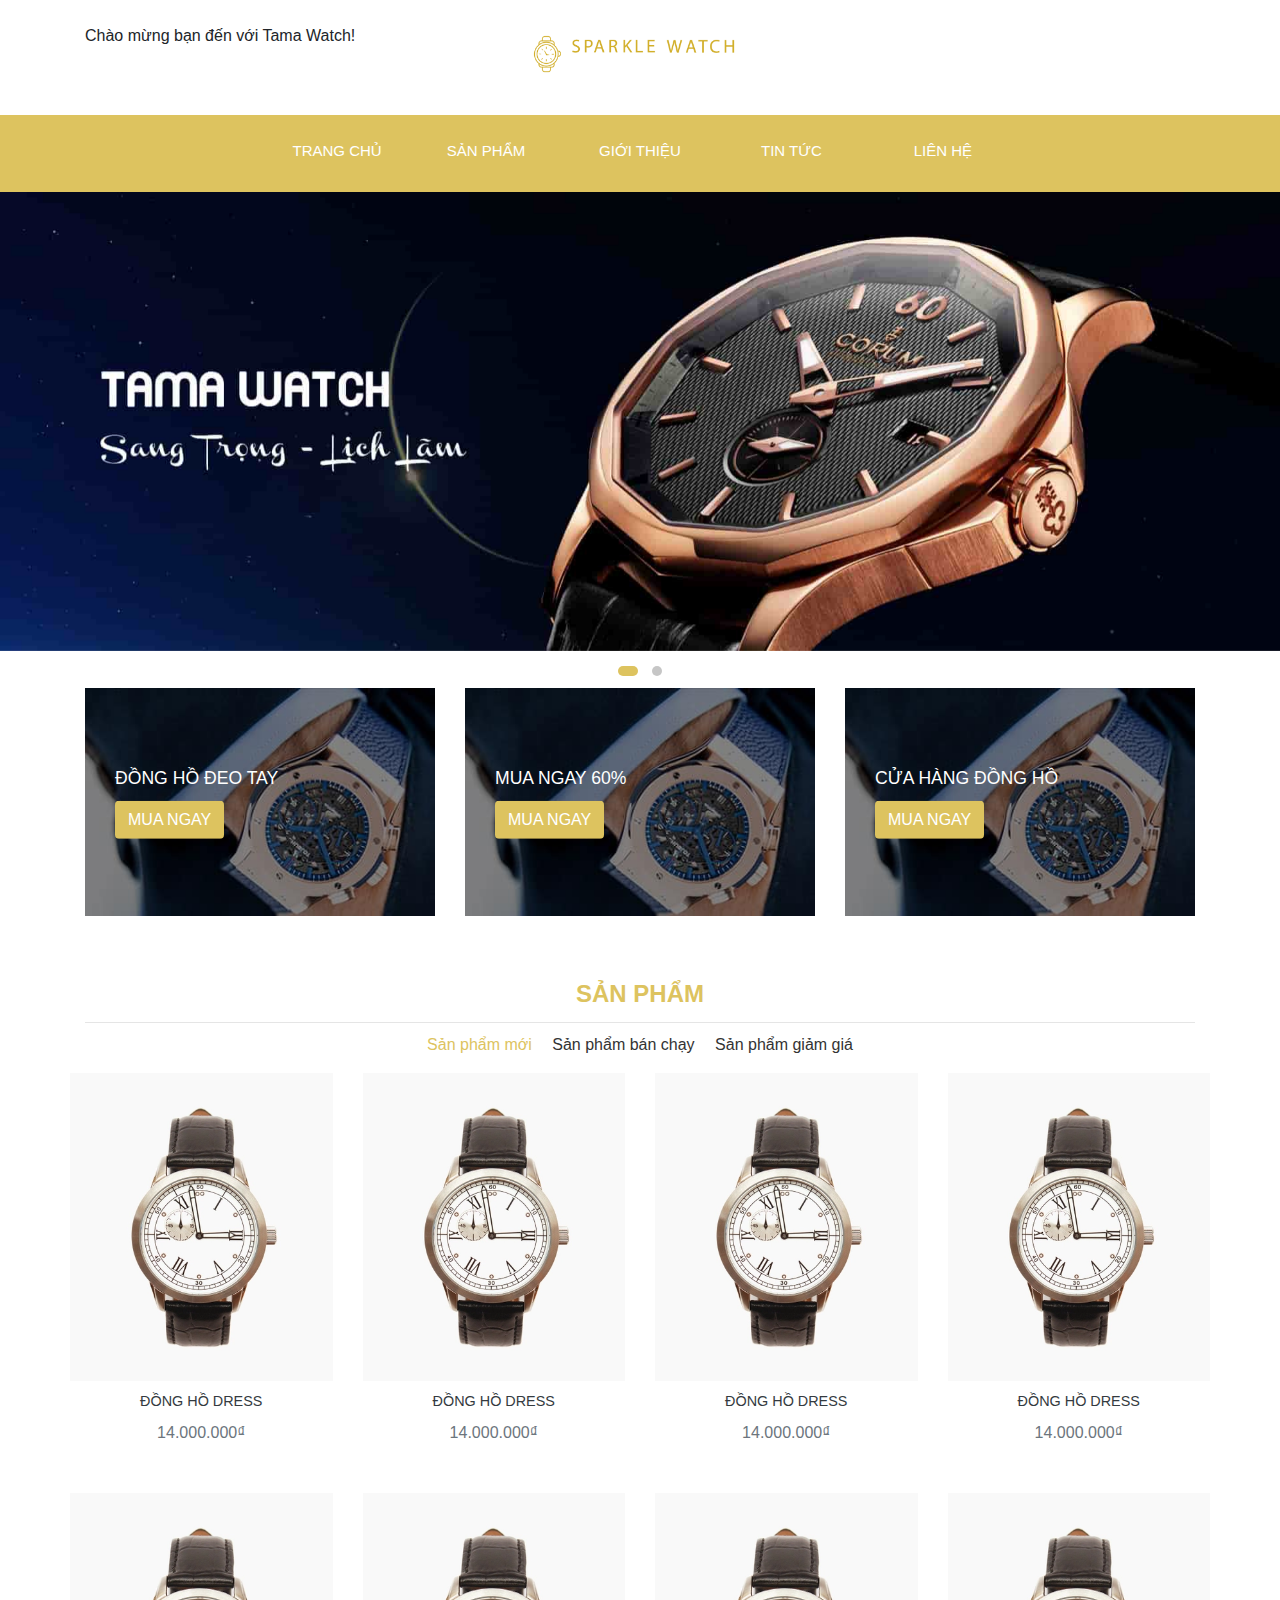
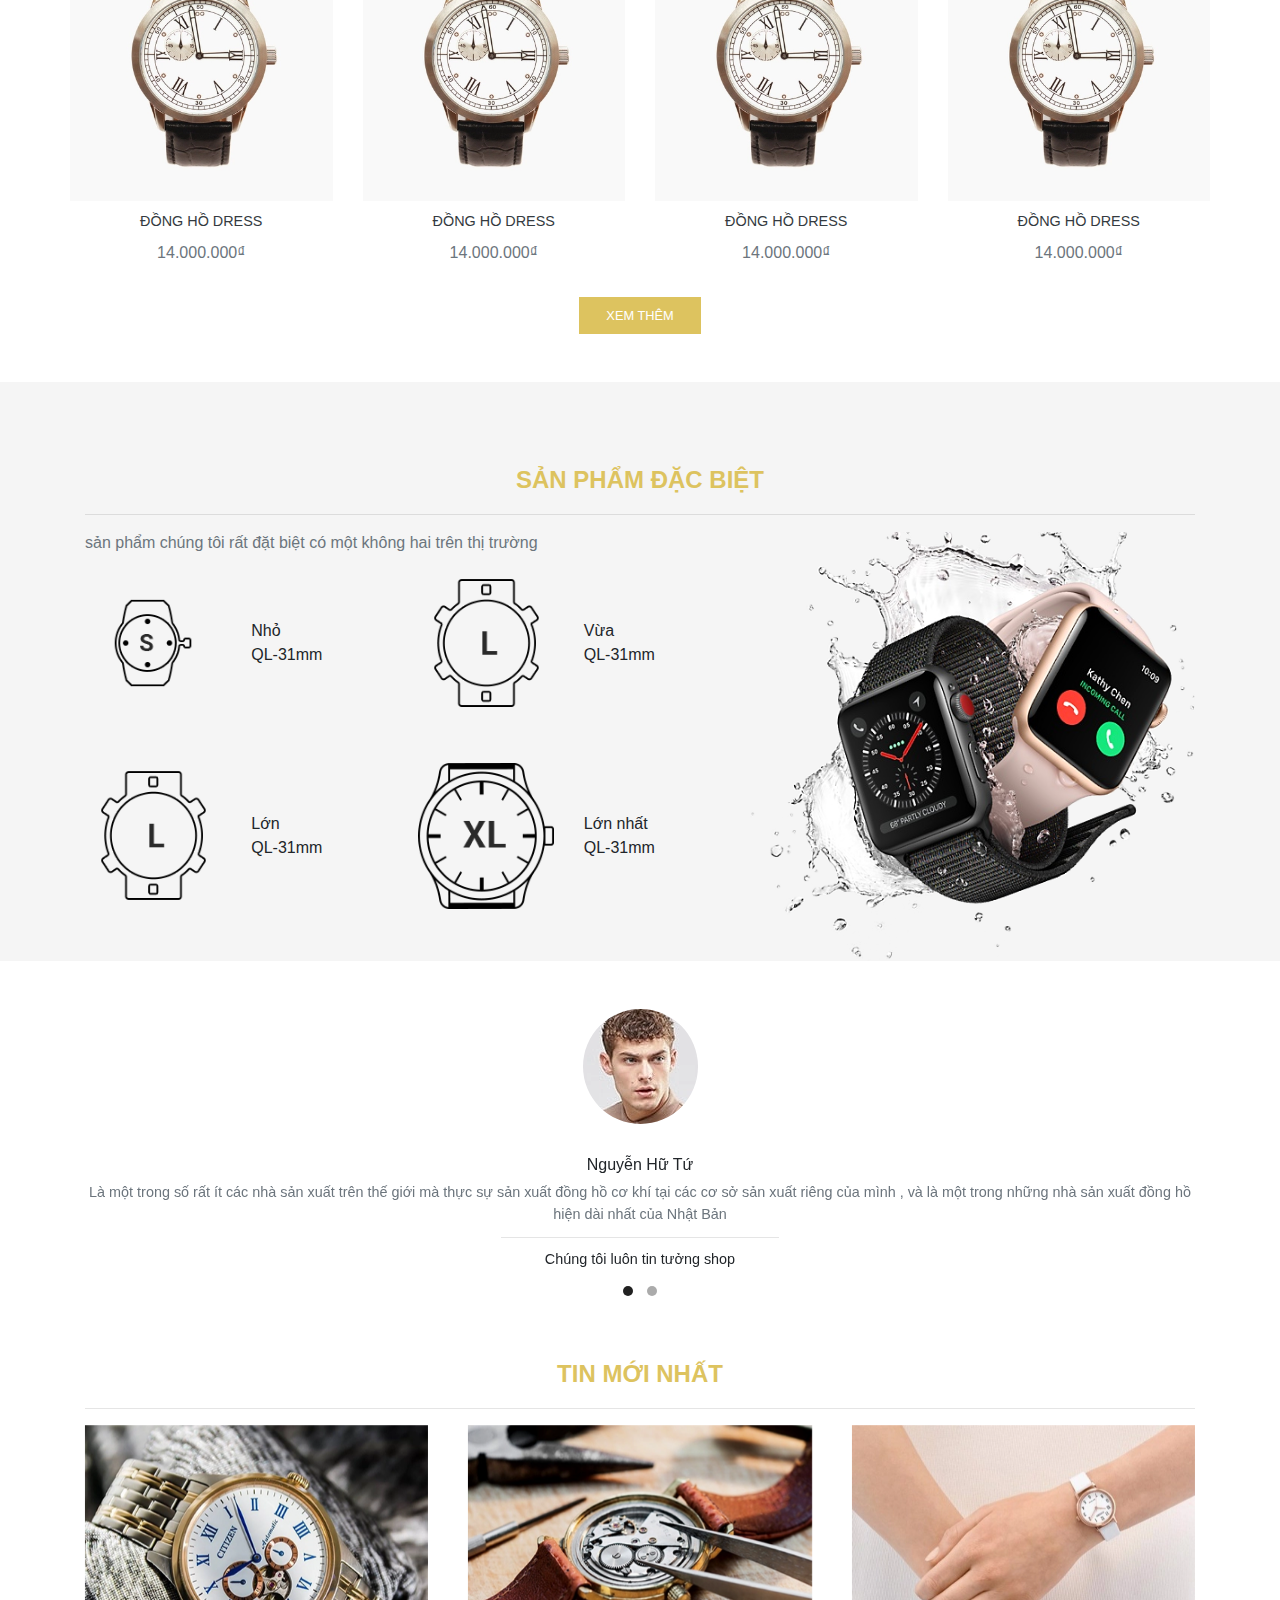
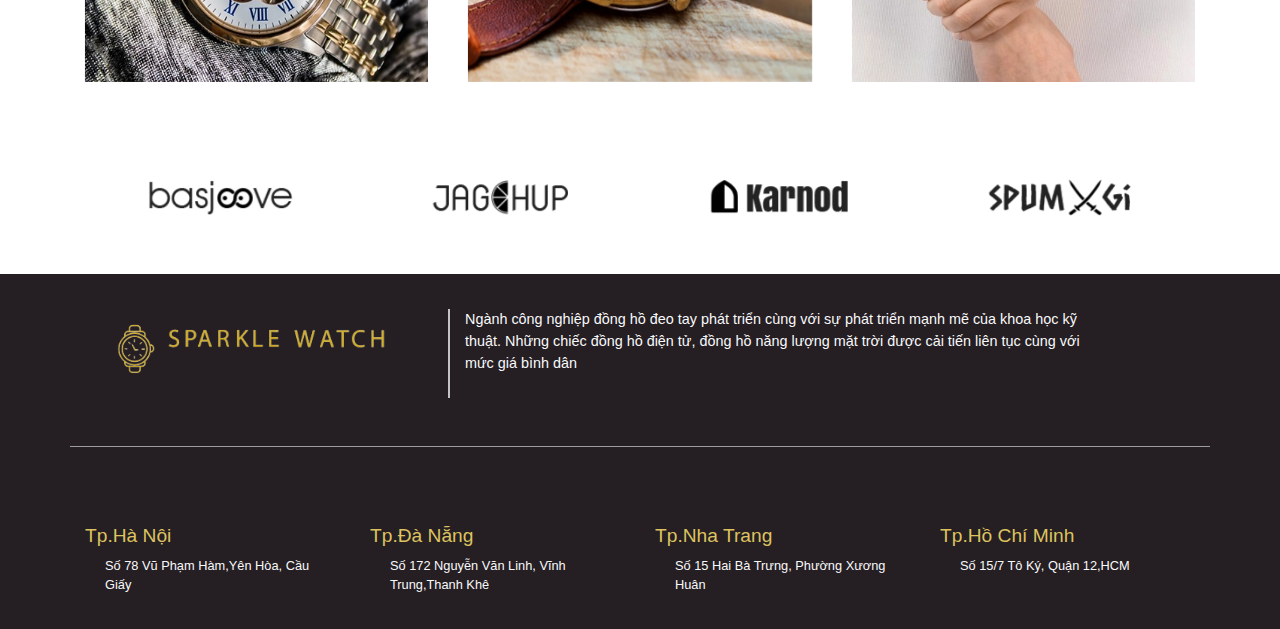
<file: layout-v2/layout/index.html>
<!DOCTYPE html>
<html lang="en">

<head>
    <meta charset="UTF-8">
    <meta name="viewport" content="width=device-width, initial-scale=1.0">

    <!-- reset -->
    <link rel="stylesheet" href="css/reset.css">

    <!-- Bootstrap -->
    <link rel="stylesheet" href="bootstrap_4/css/bootstrap.min.css"
        integrity="sha384-xOolHFLEh07PJGoPkLv1IbcEPTNtaed2xpHsD9ESMhqIYd0nLMwNLD69Npy4HI+N" crossorigin="anonymous">
    <!-- font-awesome -->
    <link rel="stylesheet" href="https://cdnjs.cloudflare.com/ajax/libs/font-awesome/6.4.2/css/all.min.css"
        integrity="sha512-z3gLpd7yknf1YoNbCzqRKc4qyor8gaKU1qmn+CShxbuBusANI9QpRohGBreCFkKxLhei6S9CQXFEbbKuqLg0DA=="
        crossorigin="anonymous" referrerpolicy="no-referrer" />

    <!-- Owl -->
    <link rel="stylesheet" href="https://cdnjs.cloudflare.com/ajax/libs/OwlCarousel2/2.3.4/assets/owl.carousel.min.css"
        integrity="sha512-tS3S5qG0BlhnQROyJXvNjeEM4UpMXHrQfTGmbQ1gKmelCxlSEBUaxhRBj/EFTzpbP4RVSrpEikbmdJobCvhE3g=="
        crossorigin="anonymous" referrerpolicy="no-referrer" />
    <link rel="stylesheet"
        href="https://cdnjs.cloudflare.com/ajax/libs/OwlCarousel2/2.3.4/assets/owl.theme.default.min.css"
        integrity="sha512-sMXtMNL1zRzolHYKEujM2AqCLUR9F2C4/05cdbxjjLSRvMQIciEPCQZo++nk7go3BtSuK9kfa/s+a4f4i5pLkw=="
        crossorigin="anonymous" referrerpolicy="no-referrer" />
    <!-- custom -->
    <link rel="stylesheet" href="css/custom.css">
</head>



<body>

    <div class="container">
        <div class="row">
            <!-- Welcome  -->
            <div class="col-md-4 text-left py-4">
                Chào mừng bạn đến với Tama Watch!
            </div>
            <!-- Logo -->
            <div class="col-md-4 py-4 text-center logo">
                <img class="w-75" src="img/logo 1.png" alt="">
            </div>
            <!-- info user -->
            <div class="col-md-4">
                <div class="row h-100 justify-content-end">
                    <div class=" info-user">
                        <ul class="list-unstyled list-inline text-right h-100 cart-info ">
                            <li class="h-100 form-search">
                                <div class=" text-right search ">
                                    <form action="" class="h-100">
                                        <input type="text" class="w-100 shadow-sm rounded-pill border border-secondary"
                                            name="search" id="" placeholder="Search...">
                                    </form>
                                </div>
                                <a href="" class="alight-center h-100">
                                    <i class="fa-solid fa-magnifying-glass fa-lg"></i>
                                </a>
                            </li>
                            <li class="h-100">
                                <a href="" class="alight-center h-100">
                                    <i class="fa-solid fa-cart-shopping fa-lg"></i>
                                </a>
                            </li>
                            <li class="h-100 info">
                                <a href="login.html" class="alight-center h-100">
                                    <i class="fa-solid fa-user"></i>
                                </a>
                                <!-- <div class="user border py-2 shadow-sm ">
                                    <div class="login pl-4 ">
                                        <a href="login.html" class="text-dark"> <i class="fa-solid fa-user pr-2"></i>Đăng Nhập</a>
                                    </div>
                                    <hr>
                                    <div class="dangky pl-4 ">
                                        <a href="" class="text-dark"><i class="fa-solid fa-user-plus pr-2"></i>Đăng
                                            Ký</a>
                                    </div> -->
                                </div>
                            </li>
                        </ul>
                    </div>
                </div>


            </div>
        </div>
    </div>
    <div class="nav">
        <div class="container">
            <div class="row justify-content-center">
                <div class="box-menuHeader w-100">
                    <ul class="menuHeader list-unstyled list-inline text-center my-0">
                        <li class="py-4"><a href="index.html">Trang chủ </a></li>
                        <li class="py-4 mainMenu">
                            <a href="" class="d-inline-block">Sản phẩm<i
                                    class="fa-solid fa-chevron-down fa-2xs"></i></a>
                            <ul class="subMenu position-absolute border text-left shadow rounded">
                                <li><a href="" class="decoration-none ">Đồng hồ nam</a></li>
                                <li><a href="" class="decoration-none ">Đồng hồ nữ</a></li>
                                <li><a href="" class="decoration-none ">Sản phẩm giảm giá</a></li>
                                <li><a href="" class="decoration-none ">Sản phẩm nổi bật</a></li>
                            </ul>
                        </li>
                        <li class="py-4"><a href="">Giới thiệu</a></li>
                        <li class="py-4"><a href="">Tin tức</a></li>
                        <li class="py-4"><a href="">Liên hệ</a></li>
                    </ul>
                </div>

            </div>
        </div>
    </div>
    <div class="box">
        <div class="owl-carousel owl-theme" style="margin: 0;">
            <div class="item">
                <img src="img/slider_1.webp" alt="">
            </div>
            <div class="item">
                <img src="img/slider_1.webp" alt="">
            </div>
    
        </div>
    </div>

    <div class="container  " style="margin-bottom: 60px;">
        <div class="row">
            <div class="banner col-4">
                <div class="img">
                    <img class="w-100" src="img/banner_1.webp" alt="">
                </div>
                <div class="content">
                    <div class="name">Đồng hồ đeo tay</div>
                    <a href="" class="btn">Mua ngay</a>
                </div>
            </div>
            <div class="banner col-4">
                <div class="img">
                    <img class="w-100" src="img/banner_1.webp" alt="">
                </div>
                <div class="content">
                    <div class="name">Mua ngay 60%</div>
                    <a href="" class="btn">Mua ngay</a>
                </div>
            </div>
            <div class="banner col-4">
                <div class="img">
                    <img class="w-100" src="img/banner_1.webp" alt="">
                </div>
                <div class="content">
                    <div class="name">cửa hàng đồng hồ</div>
                    <a href="" class="btn">Mua ngay</a>
                </div>
            </div>
        </div>
    </div>
    <div class="container">
        <div class="row list-product">
            <div class="col-md-12 box-title">
                <div class="title d-block text-center">
                    <a href="">Sản phẩm</a>
                </div>
                <hr>
                <div class="style-product text-center">
                    <div class="text-decoration-none mx-2">Sản phẩm mới</div>
                    <div class="text-decoration-none mx-2">Sản phẩm bán chạy</div>
                    <div class="text-decoration-none mx-2">Sản phẩm giảm giá</div>
                </div>
            </div>
            <div class="row product new-product">
                <div class="col-md-3 my-3 ">
                    <div class="box-product">
                        <div class="product-thumbnail">
                            <a href=""><img class="w-100" src="img/product/pro-1.webp" alt=""></a>
                        </div>
                        <div class="info-product">
                            <div class="product-name d-block text-center py-2">
                                <a href="" class=""> Đồng hồ dress</a>
                            </div>
                            <div class="product-price d-block">
                                <div class="special-price text-center text-secondary pb-3">
                                    14.000.000₫
                                </div>
                            </div>
                            <div class="view-cart text-center">
                                <a href="" class="d-inline-block">
                                    <div class="view border rounded-circle">
                                        <i class="fa-solid fa-eye"></i>
                                    </div>
                                </a>
                                <a href="" class="d-inline-block">
                                    <div class="cart border rounded-circle">
                                        <i class="fa-solid fa-cart-shopping"></i>
                                    </div>
                                </a>
                            </div>
                        </div>
                    </div>
                </div>
                <div class="col-md-3 my-3">
                    <div class="box-product">
                        <div class="product-thumbnail">
                            <a href=""><img class="w-100" src="img/product/pro-1.webp" alt=""></a>
                        </div>
                        <div class="info-product">
                            <div class="product-name d-block text-center py-2">
                                <a href="" class=""> Đồng hồ dress</a>
                            </div>
                            <div class="product-price d-block">
                                <div class="special-price text-center text-secondary pb-3">
                                    14.000.000₫
                                </div>
                            </div>
                            <div class="view-cart text-center">
                                <a href="" class="d-inline-block">
                                    <div class="view border rounded-circle">
                                        <i class="fa-solid fa-eye"></i>
                                    </div>
                                </a>
                                <a href="" class="d-inline-block">
                                    <div class="cart border rounded-circle">
                                        <i class="fa-solid fa-cart-shopping"></i>
                                    </div>
                                </a>
                            </div>
                        </div>
                    </div>
                </div>
                <div class="col-md-3 my-3">
                    <div class="box-product">
                        <div class="product-thumbnail">
                            <a href=""><img class="w-100" src="img/product/pro-1.webp" alt=""></a>
                        </div>
                        <div class="info-product">
                            <div class="product-name d-block text-center py-2">
                                <a href="" class=""> Đồng hồ dress</a>
                            </div>
                            <div class="product-price d-block">
                                <div class="special-price text-center text-secondary pb-3">
                                    14.000.000₫
                                </div>
                            </div>
                            <div class="view-cart text-center">
                                <a href="" class="d-inline-block">
                                    <div class="view border rounded-circle">
                                        <i class="fa-solid fa-eye"></i>
                                    </div>
                                </a>
                                <a href="" class="d-inline-block">
                                    <div class="cart border rounded-circle">
                                        <i class="fa-solid fa-cart-shopping"></i>
                                    </div>
                                </a>
                            </div>
                        </div>
                    </div>
                </div>
                <div class="col-md-3 my-3">
                    <div class="box-product">
                        <div class="product-thumbnail">
                            <a href=""><img class="w-100" src="img/product/pro-1.webp" alt=""></a>
                        </div>
                        <div class="info-product">
                            <div class="product-name d-block text-center py-2">
                                <a href="" class=""> Đồng hồ dress</a>
                            </div>
                            <div class="product-price d-block">
                                <div class="special-price text-center text-secondary pb-3">
                                    14.000.000₫
                                </div>
                            </div>
                            <div class="view-cart text-center">
                                <a href="" class="d-inline-block">
                                    <div class="view border rounded-circle">
                                        <i class="fa-solid fa-eye"></i>
                                    </div>
                                </a>
                                <a href="" class="d-inline-block">
                                    <div class="cart border rounded-circle">
                                        <i class="fa-solid fa-cart-shopping"></i>
                                    </div>
                                </a>
                            </div>
                        </div>
                    </div>
                </div>
                <div class="col-md-3 my-3">
                    <div class="box-product">
                        <div class="product-thumbnail">
                            <a href=""><img class="w-100" src="img/product/pro-1.webp" alt=""></a>
                        </div>
                        <div class="info-product">
                            <div class="product-name d-block text-center py-2">
                                <a href="" class=""> Đồng hồ dress</a>
                            </div>
                            <div class="product-price d-block">
                                <div class="special-price text-center text-secondary pb-3">
                                    14.000.000₫
                                </div>
                            </div>
                            <div class="view-cart text-center">
                                <a href="" class="d-inline-block">
                                    <div class="view border rounded-circle">
                                        <i class="fa-solid fa-eye"></i>
                                    </div>
                                </a>
                                <a href="" class="d-inline-block">
                                    <div class="cart border rounded-circle">
                                        <i class="fa-solid fa-cart-shopping"></i>
                                    </div>
                                </a>
                            </div>
                        </div>
                    </div>
                </div>
                <div class="col-md-3 my-3">
                    <div class="box-product">
                        <div class="product-thumbnail">
                            <a href=""><img class="w-100" src="img/product/pro-1.webp" alt=""></a>
                        </div>
                        <div class="info-product">
                            <div class="product-name d-block text-center py-2">
                                <a href="" class=""> Đồng hồ dress</a>
                            </div>
                            <div class="product-price d-block">
                                <div class="special-price text-center text-secondary pb-3">
                                    14.000.000₫
                                </div>
                            </div>
                            <div class="view-cart text-center">
                                <a href="" class="d-inline-block">
                                    <div class="view border rounded-circle">
                                        <i class="fa-solid fa-eye"></i>
                                    </div>
                                </a>
                                <a href="" class="d-inline-block">
                                    <div class="cart border rounded-circle">
                                        <i class="fa-solid fa-cart-shopping"></i>
                                    </div>
                                </a>
                            </div>
                        </div>
                    </div>
                </div>
                <div class="col-md-3 my-3">
                    <div class="box-product">
                        <div class="product-thumbnail">
                            <a href=""><img class="w-100" src="img/product/pro-1.webp" alt=""></a>
                        </div>
                        <div class="info-product">
                            <div class="product-name d-block text-center py-2">
                                <a href="" class=""> Đồng hồ dress</a>
                            </div>
                            <div class="product-price d-block">
                                <div class="special-price text-center text-secondary pb-3">
                                    14.000.000₫
                                </div>
                            </div>
                            <div class="view-cart text-center">
                                <a href="" class="d-inline-block">
                                    <div class="view border rounded-circle">
                                        <i class="fa-solid fa-eye"></i>
                                    </div>
                                </a>
                                <a href="" class="d-inline-block">
                                    <div class="cart border rounded-circle">
                                        <i class="fa-solid fa-cart-shopping"></i>
                                    </div>
                                </a>
                            </div>
                        </div>
                    </div>
                </div>
                <div class="col-md-3 my-3">
                    <div class="box-product">
                        <div class="product-thumbnail">
                            <a href=""><img class="w-100" src="img/product/pro-1.webp" alt=""></a>
                        </div>
                        <div class="info-product">
                            <div class="product-name d-block text-center py-2">
                                <a href="" class=""> Đồng hồ dress</a>
                            </div>
                            <div class="product-price d-block">
                                <div class="special-price text-center text-secondary pb-3">
                                    14.000.000₫
                                </div>
                            </div>
                            <div class="view-cart text-center">
                                <a href="" class="d-inline-block">
                                    <div class="view border rounded-circle">
                                        <i class="fa-solid fa-eye"></i>
                                    </div>
                                </a>
                                <a href="" class="d-inline-block">
                                    <div class="cart border rounded-circle">
                                        <i class="fa-solid fa-cart-shopping"></i>
                                    </div>
                                </a>
                            </div>
                        </div>
                    </div>
                </div>
            </div>
            <div class="row product discount-product ">
                <div class="col-md-3 my-3 ">
                    <div class="box-product">
                        <div class="product-thumbnail">
                            <a href=""><img class="w-100" src="img/product/pro-1.webp" alt=""></a>
                        </div>
                        <div class="info-product">
                            <div class="product-name d-block text-center py-2">
                                <a href="" class=""> Đồng hồ dress</a>
                            </div>
                            <div class="product-price d-block">
                                <div class="special-price text-center text-secondary pb-3">
                                    11.000.000₫
                                </div>
                            </div>
                            <div class="view-cart text-center">
                                <a href="" class="d-inline-block">
                                    <div class="view border rounded-circle">
                                        <i class="fa-solid fa-eye"></i>
                                    </div>
                                </a>
                                <a href="" class="d-inline-block">
                                    <div class="cart border rounded-circle">
                                        <i class="fa-solid fa-cart-shopping"></i>
                                    </div>
                                </a>
                            </div>
                        </div>
                    </div>
                </div>
                <div class="col-md-3 my-3">
                    <div class="box-product">
                        <div class="product-thumbnail">
                            <a href=""><img class="w-100" src="img/product/pro-1.webp" alt=""></a>
                        </div>
                        <div class="info-product">
                            <div class="product-name d-block text-center py-2">
                                <a href="" class=""> Đồng hồ dress</a>
                            </div>
                            <div class="product-price d-block">
                                <div class="special-price text-center text-secondary pb-3">
                                    14.000.000₫
                                </div>
                            </div>
                            <div class="view-cart text-center">
                                <a href="" class="d-inline-block">
                                    <div class="view border rounded-circle">
                                        <i class="fa-solid fa-eye"></i>
                                    </div>
                                </a>
                                <a href="" class="d-inline-block">
                                    <div class="cart border rounded-circle">
                                        <i class="fa-solid fa-cart-shopping"></i>
                                    </div>
                                </a>
                            </div>
                        </div>
                    </div>
                </div>
                <div class="col-md-3 my-3">
                    <div class="box-product">
                        <div class="product-thumbnail">
                            <a href=""><img class="w-100" src="img/product/pro-1.webp" alt=""></a>
                        </div>
                        <div class="info-product">
                            <div class="product-name d-block text-center py-2">
                                <a href="" class=""> Đồng hồ dress</a>
                            </div>
                            <div class="product-price d-block">
                                <div class="special-price text-center text-secondary pb-3">
                                    14.000.000₫
                                </div>
                            </div>
                            <div class="view-cart text-center">
                                <a href="" class="d-inline-block">
                                    <div class="view border rounded-circle">
                                        <i class="fa-solid fa-eye"></i>
                                    </div>
                                </a>
                                <a href="" class="d-inline-block">
                                    <div class="cart border rounded-circle">
                                        <i class="fa-solid fa-cart-shopping"></i>
                                    </div>
                                </a>
                            </div>
                        </div>
                    </div>
                </div>
                <div class="col-md-3 my-3">
                    <div class="box-product">
                        <div class="product-thumbnail">
                            <a href=""><img class="w-100" src="img/product/pro-1.webp" alt=""></a>
                        </div>
                        <div class="info-product">
                            <div class="product-name d-block text-center py-2">
                                <a href="" class=""> Đồng hồ dress</a>
                            </div>
                            <div class="product-price d-block">
                                <div class="special-price text-center text-secondary pb-3">
                                    14.000.000₫
                                </div>
                            </div>
                            <div class="view-cart text-center">
                                <a href="" class="d-inline-block">
                                    <div class="view border rounded-circle">
                                        <i class="fa-solid fa-eye"></i>
                                    </div>
                                </a>
                                <a href="" class="d-inline-block">
                                    <div class="cart border rounded-circle">
                                        <i class="fa-solid fa-cart-shopping"></i>
                                    </div>
                                </a>
                            </div>
                        </div>
                    </div>
                </div>
                <div class="col-md-3 my-3">
                    <div class="box-product">
                        <div class="product-thumbnail">
                            <a href=""><img class="w-100" src="img/product/pro-1.webp" alt=""></a>
                        </div>
                        <div class="info-product">
                            <div class="product-name d-block text-center py-2">
                                <a href="" class=""> Đồng hồ dress</a>
                            </div>
                            <div class="product-price d-block">
                                <div class="special-price text-center text-secondary pb-3">
                                    14.000.000₫
                                </div>
                            </div>
                            <div class="view-cart text-center">
                                <a href="" class="d-inline-block">
                                    <div class="view border rounded-circle">
                                        <i class="fa-solid fa-eye"></i>
                                    </div>
                                </a>
                                <a href="" class="d-inline-block">
                                    <div class="cart border rounded-circle">
                                        <i class="fa-solid fa-cart-shopping"></i>
                                    </div>
                                </a>
                            </div>
                        </div>
                    </div>
                </div>
                <div class="col-md-3 my-3">
                    <div class="box-product">
                        <div class="product-thumbnail">
                            <a href=""><img class="w-100" src="img/product/pro-1.webp" alt=""></a>
                        </div>
                        <div class="info-product">
                            <div class="product-name d-block text-center py-2">
                                <a href="" class=""> Đồng hồ dress</a>
                            </div>
                            <div class="product-price d-block">
                                <div class="special-price text-center text-secondary pb-3">
                                    14.000.000₫
                                </div>
                            </div>
                            <div class="view-cart text-center">
                                <a href="" class="d-inline-block">
                                    <div class="view border rounded-circle">
                                        <i class="fa-solid fa-eye"></i>
                                    </div>
                                </a>
                                <a href="" class="d-inline-block">
                                    <div class="cart border rounded-circle">
                                        <i class="fa-solid fa-cart-shopping"></i>
                                    </div>
                                </a>
                            </div>
                        </div>
                    </div>
                </div>
                <div class="col-md-3 my-3">
                    <div class="box-product">
                        <div class="product-thumbnail">
                            <a href=""><img class="w-100" src="img/product/pro-1.webp" alt=""></a>
                        </div>
                        <div class="info-product">
                            <div class="product-name d-block text-center py-2">
                                <a href="" class=""> Đồng hồ dress</a>
                            </div>
                            <div class="product-price d-block">
                                <div class="special-price text-center text-secondary pb-3">
                                    14.000.000₫
                                </div>
                            </div>
                            <div class="view-cart text-center">
                                <a href="" class="d-inline-block">
                                    <div class="view border rounded-circle">
                                        <i class="fa-solid fa-eye"></i>
                                    </div>
                                </a>
                                <a href="" class="d-inline-block">
                                    <div class="cart border rounded-circle">
                                        <i class="fa-solid fa-cart-shopping"></i>
                                    </div>
                                </a>
                            </div>
                        </div>
                    </div>
                </div>
                <div class="col-md-3 my-3">
                    <div class="box-product">
                        <div class="product-thumbnail">
                            <a href=""><img class="w-100" src="img/product/pro-1.webp" alt=""></a>
                        </div>
                        <div class="info-product">
                            <div class="product-name d-block text-center py-2">
                                <a href="" class=""> Đồng hồ dress</a>
                            </div>
                            <div class="product-price d-block">
                                <div class="special-price text-center text-secondary pb-3">
                                    14.000.000₫
                                </div>
                            </div>
                            <div class="view-cart text-center">
                                <a href="" class="d-inline-block">
                                    <div class="view border rounded-circle">
                                        <i class="fa-solid fa-eye"></i>
                                    </div>
                                </a>
                                <a href="" class="d-inline-block">
                                    <div class="cart border rounded-circle">
                                        <i class="fa-solid fa-cart-shopping"></i>
                                    </div>
                                </a>
                            </div>
                        </div>
                    </div>
                </div>
            </div>
            <div class="row product popular-product ">
                <div class="col-md-3 my-3 ">
                    <div class="box-product">
                        <div class="product-thumbnail">
                            <a href=""><img class="w-100" src="img/product/pro-1.webp" alt=""></a>
                        </div>
                        <div class="info-product">
                            <div class="product-name d-block text-center py-2">
                                <a href="" class=""> Đồng hồ dress</a>
                            </div>
                            <div class="product-price d-block">
                                <div class="special-price text-center text-secondary pb-3">
                                    12.000.000₫
                                </div>
                            </div>
                            <div class="view-cart text-center">
                                <a href="" class="d-inline-block">
                                    <div class="view border rounded-circle">
                                        <i class="fa-solid fa-eye"></i>
                                    </div>
                                </a>
                                <a href="" class="d-inline-block">
                                    <div class="cart border rounded-circle">
                                        <i class="fa-solid fa-cart-shopping"></i>
                                    </div>
                                </a>
                            </div>
                        </div>
                    </div>
                </div>
                <div class="col-md-3 my-3">
                    <div class="box-product">
                        <div class="product-thumbnail">
                            <a href=""><img class="w-100" src="img/product/pro-1.webp" alt=""></a>
                        </div>
                        <div class="info-product">
                            <div class="product-name d-block text-center py-2">
                                <a href="" class=""> Đồng hồ dress</a>
                            </div>
                            <div class="product-price d-block">
                                <div class="special-price text-center text-secondary pb-3">
                                    14.000.000₫
                                </div>
                            </div>
                            <div class="view-cart text-center">
                                <a href="" class="d-inline-block">
                                    <div class="view border rounded-circle">
                                        <i class="fa-solid fa-eye"></i>
                                    </div>
                                </a>
                                <a href="" class="d-inline-block">
                                    <div class="cart border rounded-circle">
                                        <i class="fa-solid fa-cart-shopping"></i>
                                    </div>
                                </a>
                            </div>
                        </div>
                    </div>
                </div>
                <div class="col-md-3 my-3">
                    <div class="box-product">
                        <div class="product-thumbnail">
                            <a href=""><img class="w-100" src="img/product/pro-1.webp" alt=""></a>
                        </div>
                        <div class="info-product">
                            <div class="product-name d-block text-center py-2">
                                <a href="" class=""> Đồng hồ dress</a>
                            </div>
                            <div class="product-price d-block">
                                <div class="special-price text-center text-secondary pb-3">
                                    14.000.000₫
                                </div>
                            </div>
                            <div class="view-cart text-center">
                                <a href="" class="d-inline-block">
                                    <div class="view border rounded-circle">
                                        <i class="fa-solid fa-eye"></i>
                                    </div>
                                </a>
                                <a href="" class="d-inline-block">
                                    <div class="cart border rounded-circle">
                                        <i class="fa-solid fa-cart-shopping"></i>
                                    </div>
                                </a>
                            </div>
                        </div>
                    </div>
                </div>
                <div class="col-md-3 my-3">
                    <div class="box-product">
                        <div class="product-thumbnail">
                            <a href=""><img class="w-100" src="img/product/pro-1.webp" alt=""></a>
                        </div>
                        <div class="info-product">
                            <div class="product-name d-block text-center py-2">
                                <a href="" class=""> Đồng hồ dress</a>
                            </div>
                            <div class="product-price d-block">
                                <div class="special-price text-center text-secondary pb-3">
                                    14.000.000₫
                                </div>
                            </div>
                            <div class="view-cart text-center">
                                <a href="" class="d-inline-block">
                                    <div class="view border rounded-circle">
                                        <i class="fa-solid fa-eye"></i>
                                    </div>
                                </a>
                                <a href="" class="d-inline-block">
                                    <div class="cart border rounded-circle">
                                        <i class="fa-solid fa-cart-shopping"></i>
                                    </div>
                                </a>
                            </div>
                        </div>
                    </div>
                </div>
                <div class="col-md-3 my-3">
                    <div class="box-product">
                        <div class="product-thumbnail">
                            <a href=""><img class="w-100" src="img/product/pro-1.webp" alt=""></a>
                        </div>
                        <div class="info-product">
                            <div class="product-name d-block text-center py-2">
                                <a href="" class=""> Đồng hồ dress</a>
                            </div>
                            <div class="product-price d-block">
                                <div class="special-price text-center text-secondary pb-3">
                                    14.000.000₫
                                </div>
                            </div>
                            <div class="view-cart text-center">
                                <a href="" class="d-inline-block">
                                    <div class="view border rounded-circle">
                                        <i class="fa-solid fa-eye"></i>
                                    </div>
                                </a>
                                <a href="" class="d-inline-block">
                                    <div class="cart border rounded-circle">
                                        <i class="fa-solid fa-cart-shopping"></i>
                                    </div>
                                </a>
                            </div>
                        </div>
                    </div>
                </div>
                <div class="col-md-3 my-3">
                    <div class="box-product">
                        <div class="product-thumbnail">
                            <a href=""><img class="w-100" src="img/product/pro-1.webp" alt=""></a>
                        </div>
                        <div class="info-product">
                            <div class="product-name d-block text-center py-2">
                                <a href="" class=""> Đồng hồ dress</a>
                            </div>
                            <div class="product-price d-block">
                                <div class="special-price text-center text-secondary pb-3">
                                    14.000.000₫
                                </div>
                            </div>
                            <div class="view-cart text-center">
                                <a href="" class="d-inline-block">
                                    <div class="view border rounded-circle">
                                        <i class="fa-solid fa-eye"></i>
                                    </div>
                                </a>
                                <a href="" class="d-inline-block">
                                    <div class="cart border rounded-circle">
                                        <i class="fa-solid fa-cart-shopping"></i>
                                    </div>
                                </a>
                            </div>
                        </div>
                    </div>
                </div>
                <div class="col-md-3 my-3">
                    <div class="box-product">
                        <div class="product-thumbnail">
                            <a href=""><img class="w-100" src="img/product/pro-1.webp" alt=""></a>
                        </div>
                        <div class="info-product">
                            <div class="product-name d-block text-center py-2">
                                <a href="" class=""> Đồng hồ dress</a>
                            </div>
                            <div class="product-price d-block">
                                <div class="special-price text-center text-secondary pb-3">
                                    14.000.000₫
                                </div>
                            </div>
                            <div class="view-cart text-center">
                                <a href="" class="d-inline-block">
                                    <div class="view border rounded-circle">
                                        <i class="fa-solid fa-eye"></i>
                                    </div>
                                </a>
                                <a href="" class="d-inline-block">
                                    <div class="cart border rounded-circle">
                                        <i class="fa-solid fa-cart-shopping"></i>
                                    </div>
                                </a>
                            </div>
                        </div>
                    </div>
                </div>
                <div class="col-md-3 my-3">
                    <div class="box-product">
                        <div class="product-thumbnail">
                            <a href=""><img class="w-100" src="img/product/pro-1.webp" alt=""></a>
                        </div>
                        <div class="info-product">
                            <div class="product-name d-block text-center py-2">
                                <a href="" class=""> Đồng hồ dress</a>
                            </div>
                            <div class="product-price d-block">
                                <div class="special-price text-center text-secondary pb-3">
                                    14.000.000₫
                                </div>
                            </div>
                            <div class="view-cart text-center">
                                <a href="" class="d-inline-block">
                                    <div class="view border rounded-circle">
                                        <i class="fa-solid fa-eye"></i>
                                    </div>
                                </a>
                                <a href="" class="d-inline-block">
                                    <div class="cart border rounded-circle">
                                        <i class="fa-solid fa-cart-shopping"></i>
                                    </div>
                                </a>
                            </div>
                        </div>
                    </div>
                </div>
            </div>

        </div>
        <div class="row mb-5">
            <div class="col-md-12 text-center">
                <div class="xemthem d-inline-block ">
                    <a href="" class="d-block text-decoration-none">xem thêm</a>
                </div>
            </div>
        </div>
    </div>
    <div class="box-size">
        <div class="container mb-5">
            <div class="row">
                <div class="col-md-12 size text-center">
                    <div class="title-size d-inline-block">
                        <a href="">Sản phẩm đặc biệt</a>
                    </div>
                    <hr>
                </div>
            </div>
            <div class="row">
                <div class="col-md-7 content-size">
                    <div class="row">
                        <div class="col-md-12">
                            <div class="title-content-size text-secondary mb-3">
                                sản phẩm chúng tôi rất đặt biệt có một không hai trên thị trường
                            </div>
                        </div>
                    </div>
                    <div class="row">
                        <div class="col-md-6 mb-5">
                            <div class="row">
                                <div class="col-md-6 img-size">
                                    <img class="w-100" src="img/size/size1.webp" alt="">
                                </div>
                                <div class="col-md-6 number-size">
                                    <div>
                                        Nhỏ
                                    </div>
                                    <div class="number">
                                        QL-31mm
                                    </div>
                                </div>

                            </div>
                        </div>
                        <div class="col-md-6 mb-5">
                            <div class="row">
                                <div class="col-md-6 img-size">
                                    <img class="w-100" src="img/size/2.webp" alt="">
                                </div>
                                <div class="col-md-6 number-size">
                                    <div>
                                        Vừa
                                    </div>
                                    <div class="number">
                                        QL-31mm
                                    </div>
                                </div>

                            </div>
                        </div>
                        <div class="col-md-6">
                            <div class="row">
                                <div class="col-md-6 img-size">
                                    <img class="w-100" src="img/size/3.webp" alt="">
                                </div>
                                <div class="col-md-6 number-size">
                                    <div>
                                        Lớn
                                    </div>
                                    <div class="number">
                                        QL-31mm
                                    </div>
                                </div>

                            </div>
                        </div>
                        <div class="col-md-6">
                            <div class="row">
                                <div class="col-md-6 img-size">
                                    <img class="w-100" src="img/size/4.webp" alt="">
                                </div>
                                <div class="col-md-6 number-size">
                                    <div>
                                        Lớn nhất
                                    </div>
                                    <div class="number">
                                        QL-31mm
                                    </div>
                                </div>

                            </div>
                        </div>
                    </div>
                </div>
                <div class="col-md-5">
                    <img class="w-100" src="img/size/5.webp" alt="">
                </div>
            </div>
        </div>
    </div>
    </div>
    <div class="container">
        <div class="row producer mb-5">
            <div class="owl-carousel owl-theme" style="margin: 0;">
                <div class="col-md-12 producer text-center item">
                    <div class="img d-inline-block">
                        <img class="w-100 rounded-circle" src="img/producer/1.webp" alt="">
                    </div>
                    <div class="info-producer">
                        <div class="name h6 pt-4">Nguyễn Hữ Tứ</div>
                        <div class="content text-secondary">
                            Là một trong số rất ít các nhà sản xuất trên thế giới mà thực sự sản xuất đồng hồ cơ khí tại
                            các cơ sở sản xuất riêng của mình , và là một trong những nhà sản xuất đồng hồ hiện dài nhất
                            của Nhật Bản
                        </div>
                        <div class="w-25 d-inline-block">
                            <hr class="my-1">
                        </div>
                        <div class="text">
                            Chúng tôi luôn tin tưởng shop
                        </div>
                    </div>
                </div>
                <div class="col-md-12 producer text-center item">
                    <div class="img d-inline-block">
                        <img class="w-100 rounded-circle" src="img/producer/2.webp" alt="">
                    </div>
                    <div class="info-producer">
                        <div class="name h6 pt-4">Nguyễn Xuân Mai</div>
                        <div class="content text-secondary">
                            Là một trong số rất ít các nhà sản xuất trên thế giới mà thực sự sản xuất đồng hồ cơ khí tại
                            các cơ sở sản xuất riêng của mình , và là một trong những nhà sản xuất đồng hồ hiện dài nhất
                            của Nhật Bản
                        </div>
                        <div class="w-25 d-inline-block">
                            <hr class="my-1">
                        </div>
                        <div class="text">
                            Chúng tôi luôn tin tưởng shop
                        </div>
                    </div>
                </div>

            </div>
        </div>
        <div class="row">
            <div class="col-md-12 news ">
                <div class="title-news text-center">
                    <a href="" class="">
                        Tin mới Nhất
                    </a>
                </div>
                <hr>
                <div class="row mb-5">
                    <div class="owl-carousel owl-theme" style="margin: 0;">
                        <div class="col-md-12 item">
                            <a href="" class="news-item">
                                <div class="news-img">
                                    <img class="w-100" src="img/news/1.webp" alt="">
                                    <div class="name-title">
                                        <div class="date">
                                            16/12/2018
                                        </div>
                                        <div class="name">
                                            Chiêm ngưỡng Citizen NP1026-86A
                                        </div>
                                    </div>
                                </div>
                                
                            </a>
                        </div>
                        <div class="col-md-12 item">
                            <a href="" class="news-item">
                                <div class="news-img">
                                    <img class="w-100" src="img/news/2.webp" alt="">
                                    <div class="name-title">
                                        <div class="date">
                                            16/12/2018
                                        </div>
                                        <div class="name">
                                            Thay pin đồng hồ như thế nào?
                                        </div>
                                    </div>
                                </div>
                                
                            </a>
                        </div>
                        <div class="col-md-12 item">
                            <a href="" class="news-item">
                                <div class="news-img">
                                    <img class="w-100" src="img/news/3.webp" alt="">
                                    <div class="name-title">
                                        <div class="date">
                                            16/12/2018
                                        </div>
                                        <div class="name">
                                            Đồng hồ nữ dây da trắng đẹp mắt
                                        </div>
                                    </div>
                                </div>
                                
                            </a>
                        </div>
                        <div class="col-md-12 item">
                            <a href="" class="news-item">
                                <div class="news-img">
                                    <img class="w-100" src="img/news/4.webp" alt="">
                                    <div class="name-title">
                                        <div class="date">
                                            16/12/2018
                                        </div>
                                        <div class="name">
                                            Tuyệt phẩm đồng hồ Hamilton
                                        </div>
                                    </div>
                                </div>
                                
                            </a>
                        </div>
                        <div class="col-md-12 item">
                            <a href="" class="news-item">
                                <div class="news-img">
                                    <img class="w-100" src="img/news/5.webp" alt="">
                                    <div class="name-title">
                                        <div class="date">
                                            16/12/2018
                                        </div>
                                        <div class="name">
                                            Hamilton lộ máy đẹp tuyệt sắc
                                        </div>
                                    </div>
                                </div>
                                
                            </a>
                        </div>
                        <div class="col-md-12 item">
                            <a href="" class="news-item">
                                <div class="news-img">
                                    <img class="w-100" src="img/news/6.webp" alt="">
                                    <div class="name-title">
                                        <div class="date">
                                            16/12/2018
                                        </div>
                                        <div class="name">
                                            Kiến thức về đồng hồ ORIENT
                                        </div>
                                    </div>
                                </div>
                                
                            </a>
                        </div>
                    </div>

                </div>
            </div>
        </div>
        <div class="row my-3 brand">
            <div class="col-md-12">
                <div class="owl-carousel owl-theme" style="margin: 0;">
                    <div class="item text-center">
                        <div class="col-md-8 d-inline-block">
                            <img src="img/brand/brand1.webp" alt="">
                        </div> 
                    </div>
                    <div class="item text-center">
                        <div class="col-md-8 d-inline-block">
                            <img src="img/brand/brand2.webp" alt="">
                        </div> 
                    </div>
                    <div class="item text-center">
                        <div class="col-md-8 d-inline-block">
                            <img src="img/brand/brand3.webp" alt="">
                        </div> 
                    </div>
                    <div class="item text-center">
                        <div class="col-md-8 d-inline-block">
                            <img src="img/brand/brand4.webp" alt="">
                        </div> 
                    </div>
                    <div class="item text-center">
                        <div class="col-md-8 d-inline-block">
                            <img src="img/brand/brand5.webp" alt="">
                        </div> 
                    </div>
                    <div class="item text-center">
                        <div class="col-md-8 d-inline-block">
                            <img src="img/brand/brand6.webp" alt="">
                        </div> 
                    </div>
                </div>
            </div>
        </div>
    </div>
    <footer>
        <div class="container">
            <div class="row top-footer mb-5">
                <div class="col-md-4 top-left text-center">
                    <div class="img-ft">
                        <img class="w-100" src="img/logo_1-removebg-preview (1).png" alt="">
                    </div>
                </div>
                <div class="col-md-7 top-right">
                    <p class="text-light">Ngành công nghiệp đồng hồ đeo tay phát triển cùng với sự phát triển mạnh mẽ của khoa học kỹ thuật. Những chiếc đồng hồ điện tử, đồng hồ năng lượng mặt trời được cải tiến liên tục cùng với mức giá bình dân</p>
                </div> 
            </div>
            <div class="row bt-footer">
                <div class="col-md-3">
                    <div class=" header">
                        Tp.Hà Nội
                    </div>
                    <div class="text-light">
                        Số 78 Vũ Phạm Hàm,Yên Hòa, Cầu Giấy
                    </div>
                </div>
                <div class="col-md-3">
                    <div class=" header">
                        Tp.Đà Nẵng
                    </div>
                    <div class="text-light">
                        Số 172 Nguyễn Văn Linh, Vĩnh Trung,Thanh Khê
                    </div>
                </div>
                <div class="col-md-3">
                    <div class=" header">
                        Tp.Nha Trang
                    </div>
                    <div class="text-light">
                        Số 15 Hai Bà Trưng, Phường Xương Huân
                    </div>
                </div>
                <div class="col-md-3">
                    <div class=" header">
                        Tp.Hồ Chí Minh
                    </div>
                    <div class="text-light">
                        Số 15/7 Tô Ký, Quận 12,HCM
                    </div>
                </div> 
            </div>
        </div>      
    </footer>
    
    












    <!-- Bootstrap -->
    <script src="js/jquery-3.7.1.min.js"></script>
    <script src="bootstrap_4/js/bootstrap.bundle.min.js"
        integrity="sha384-Fy6S3B9q64WdZWQUiU+q4/2Lc9npb8tCaSX9FK7E8HnRr0Jz8D6OP9dO5Vg3Q9ct"
        crossorigin="anonymous"></script>

    <!-- Owl -->
    <script src="https://cdnjs.cloudflare.com/ajax/libs/OwlCarousel2/2.3.4/owl.carousel.min.js"
        integrity="sha512-bPs7Ae6pVvhOSiIcyUClR7/q2OAsRiovw4vAkX+zJbw3ShAeeqezq50RIIcIURq7Oa20rW2n2q+fyXBNcU9lrw=="
        crossorigin="anonymous" referrerpolicy="no-referrer"></script>

    <script src="js/main.js">

        // console.log(next);
    </script>
</body>

</html>
</file>
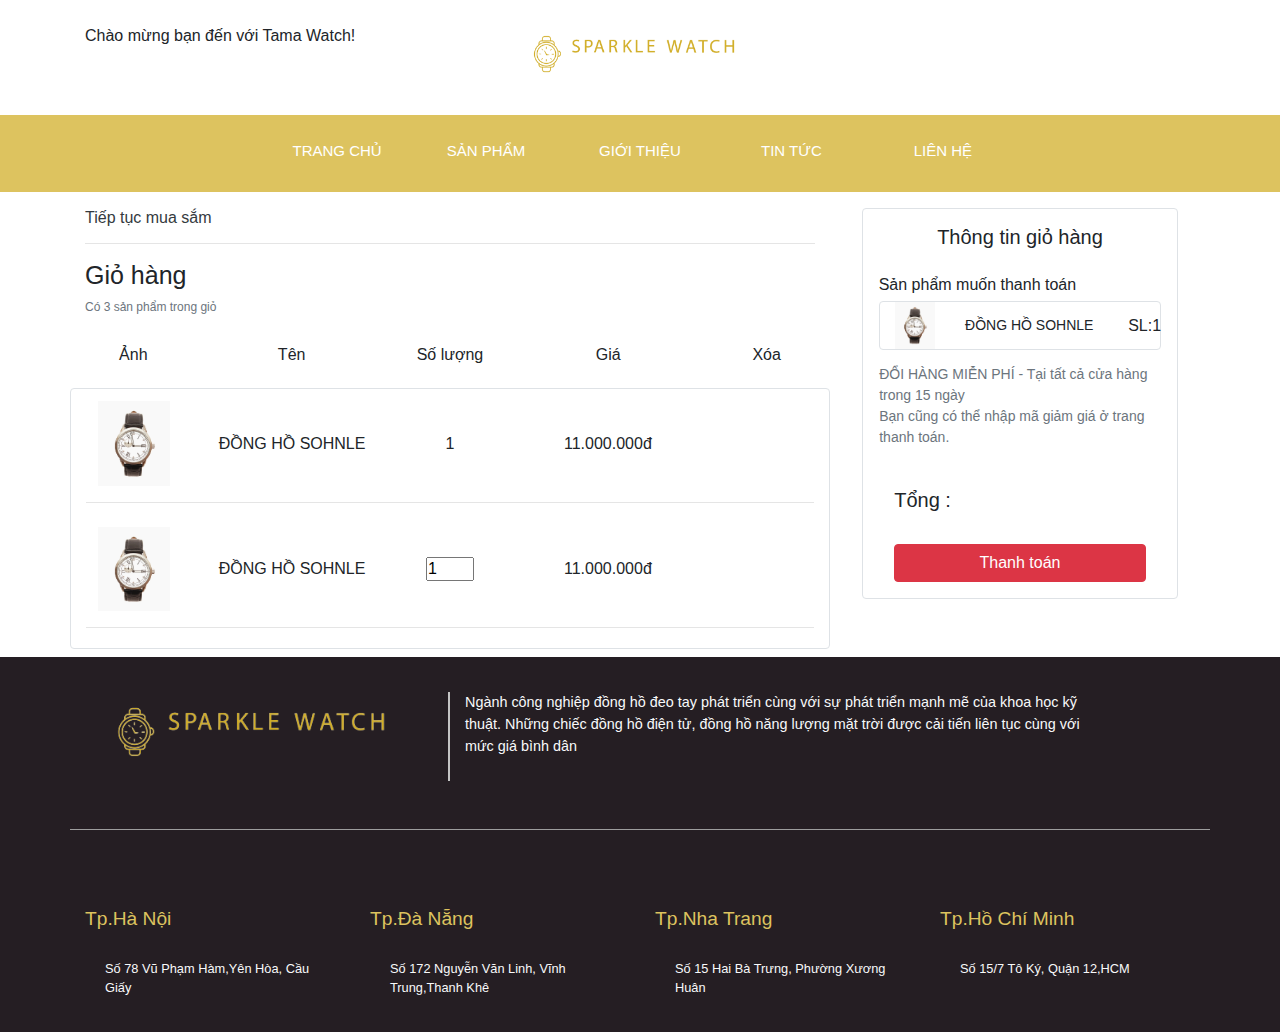
<file: layout-v2/layout/cart.html>
<!DOCTYPE html>
<html lang="en">

<head>
    <meta charset="UTF-8">
    <meta name="viewport" content="width=device-width, initial-scale=1.0">

    <!-- reset -->
    <link rel="stylesheet" href="css/reset.css">

    <!-- Bootstrap -->
    <link rel="stylesheet" href="bootstrap_4/css/bootstrap.min.css"
        integrity="sha384-xOolHFLEh07PJGoPkLv1IbcEPTNtaed2xpHsD9ESMhqIYd0nLMwNLD69Npy4HI+N" crossorigin="anonymous">
    <!-- font-awesome -->
    <link rel="stylesheet" href="https://cdnjs.cloudflare.com/ajax/libs/font-awesome/6.4.2/css/all.min.css"
        integrity="sha512-z3gLpd7yknf1YoNbCzqRKc4qyor8gaKU1qmn+CShxbuBusANI9QpRohGBreCFkKxLhei6S9CQXFEbbKuqLg0DA=="
        crossorigin="anonymous" referrerpolicy="no-referrer" />

    <!-- Owl -->
    <link rel="stylesheet" href="https://cdnjs.cloudflare.com/ajax/libs/OwlCarousel2/2.3.4/assets/owl.carousel.min.css"
        integrity="sha512-tS3S5qG0BlhnQROyJXvNjeEM4UpMXHrQfTGmbQ1gKmelCxlSEBUaxhRBj/EFTzpbP4RVSrpEikbmdJobCvhE3g=="
        crossorigin="anonymous" referrerpolicy="no-referrer" />
    <link rel="stylesheet"
        href="https://cdnjs.cloudflare.com/ajax/libs/OwlCarousel2/2.3.4/assets/owl.theme.default.min.css"
        integrity="sha512-sMXtMNL1zRzolHYKEujM2AqCLUR9F2C4/05cdbxjjLSRvMQIciEPCQZo++nk7go3BtSuK9kfa/s+a4f4i5pLkw=="
        crossorigin="anonymous" referrerpolicy="no-referrer" />
    <!-- custom -->
    <link rel="stylesheet" href="css/custom.css">
    <style>
        .container2 {
            display: grid;
            grid-template-columns: 1fr 1fr;
        }

        .box {
            justify-content: space-evenly;
        }
    </style>
</head>

<body class="cart">
    <!-- HEADER -->
    <div class="container">
        <div class="row">
            <!-- Welcome  -->
            <div class="col-md-4 text-left py-4">
                Chào mừng bạn đến với Tama Watch!
            </div>
            <!-- Logo -->
            <div class="col-md-4 py-4 text-center logo">
                <img class="w-75" src="img/logo 1.png" alt="">
            </div>
            <!-- info user -->
            <div class="col-md-4">
                <div class="row h-100 justify-content-end">
                    <div class=" info-user">
                        <ul class="list-unstyled list-inline text-right h-100 cart-info ">
                            <li class="h-100 form-search">
                                <div class=" text-right search ">
                                    <form action="" class="h-100">
                                        <input type="text" class="w-100 shadow-sm rounded-pill border border-secondary"
                                            name="search" id="" placeholder="Search...">
                                    </form>
                                </div>
                                <a href="" class="alight-center h-100">
                                    <i class="fa-solid fa-magnifying-glass fa-lg"></i>
                                </a>
                            </li>
                            <li class="h-100">
                                <a href="cart.html" class="alight-center h-100">
                                    <i class="fa-solid fa-cart-shopping fa-lg"></i>
                                </a>
                            </li>
                            <!-- <li class="h-100 info">
                                <a href="" class="alight-center h-100">
                                    <i class="fa-solid fa-user"></i>
                                </a>
                                <div class="user border py-2 shadow-sm ">
                                    <div class="login pl-4 ">
                                        <a href="login.html" class="text-dark"> <i class="fa-solid fa-user pr-2"></i>Đăng Nhập</a>
                                    </div>
                                    <hr>
                                    <div class="dangky pl-4 ">
                                        <a href="" class="text-dark"><i class="fa-solid fa-user-plus pr-2"></i>Đăng
                                            Ký</a>
                                    </div> -->
                    </div>
                    </li>
                    </ul>
                </div>
            </div>


        </div>
    </div>
    </div>
    <!-- MENU -->
    <div class="nav">
        <div class="container">
            <div class="row justify-content-center">
                <div class="box-menuHeader w-100">
                    <ul class="menuHeader list-unstyled list-inline text-center my-0">
                        <li class="py-4"><a href="index.html">Trang chủ </a></li>
                        <li class="py-4 mainMenu">
                            <a href="" class="d-inline-block">Sản phẩm<i
                                    class="fa-solid fa-chevron-down fa-2xs"></i></a>
                            <ul class="subMenu position-absolute border text-left shadow rounded">
                                <li><a href="" class="decoration-none ">Đồng hồ nam</a></li>
                                <li><a href="" class="decoration-none ">Đồng hồ nữ</a></li>
                                <li><a href="" class="decoration-none ">Sản phẩm giảm giá</a></li>
                                <li><a href="" class="decoration-none ">Sản phẩm nổi bật</a></li>
                            </ul>
                        </li>
                        <li class="py-4"><a href="">Giới thiệu</a></li>
                        <li class="py-4"><a href="">Tin tức</a></li>
                        <li class="py-4"><a href="">Liên hệ</a></li>
                    </ul>
                </div>

            </div>
        </div>
    </div>
    <!-- ==================================================================================== -->
    <!-- BODY -->
    <div class="container">
        <div class="row box mt-3">
            <div class="left col-8 h6">
                <a href="" class="text-decoration-none d-block text-dark">
                    <i class="fa-solid fa-chevron-left"></i>
                    Tiếp tục mua sắm
                </a>
                <hr>
                <div class=" header">
                    Giỏ hàng
                    <span class="d-block number text-secondary"> Có 3 sản phẩm trong giỏ</span>
                </div>
                <div class="row ">
                    <div class="col-2 text-center">
                        Ảnh
                    </div>
                    <div class="col-3 text-center">Tên</div>
                    <div class="col-2 text-center">Số lượng</div>
                    <div class="col-3 text-center">Giá</div>
                    <div class="col-2 text-center">Xóa</div>
                </div>
                <div class="row mt-4  border rounded py-1">
                    <div class="col-12 my-2">
                        <div class="row item">
                            <div class="col-2 text-center">
                                <img src="img/product/pro-1.webp" class="w-75" alt="">
                            </div>
                            <div class="col-3 text-center ">ĐỒNG HỒ SOHNLE</div>
                            <div class="col-2 text-center">1</div>
                            <div class="col-3 text-center">11.000.000đ</div>
                            <div class="col-2 text-center">
                                <a href="" class="btn "><i class="fa-regular fa-trash-can"></i></a>
                            </div>
                        </div>
                        <hr>
                    </div>

                    <div class="col-12">
                        <div class="row item">
                            <div class="col-2 text-center">
                                <img src="img/product/pro-1.webp" class="w-75" alt="">
                            </div>
                            <div class="col-3 text-center ">ĐỒNG HỒ SOHNLE</div>
                            <div class="col-2 text-center">
                                <input type="number" value="1" class="w-50" >
                            </div>
                            <div class="col-3 text-center">11.000.000đ</div>
                            <div class="col-2 text-center">
                                <a href="" class="btn "><i class="fa-regular fa-trash-can"></i></a>
                            </div>
                        </div>
                        <hr>
                    </div>

                </div>
            </div>
            <div class="right col-4">
                <div class="row justify-content-center ">
                    <div class="col-10 border p-3 rounded ">
                        <div class="row">
                            <div class="col-12 header-right h5 text-center">
                                Thông tin giỏ hàng
                            </div>
                            <div class="col-12 mt-3">Sản phẩm muốn thanh toán</div>
                            <!-- List sản phẩm muốn thanh toán -->
                            <div class="row justify-content-center list-pay">
                                <div class="col-10 ">
                                    <form action="addbill" method="post">
                                        <div class="row border rounded list my-1 ">
                                            <div class="col-3 img">
                                                <img src="img/product/pro-1.webp" class="w-100" alt="">
                                            </div>
                                            <div class="col-7 name">
                                                ĐỒNG HỒ SOHNLE
                                            </div>
                                            <div class="col-2">
                                                SL:1
                                            </div>
                                        </div>
                                        <input type="hidden" name="id" value="1">
                                        <input type="hidden" name="id" value="2">
                                        <div class="row summary">
                                            <ul class="list-unstyled text-secondary">
                                                <li>ĐỔI HÀNG MIỄN PHÍ - Tại tất cả cửa hàng trong 15 ngày</li>
                                                <li>Bạn cũng có thể nhập mã giảm giá ở trang thanh toán.</li>
                                            </ul>
                                        </div>
                                        <div class="total h5 py-4">
                                            Tổng : <span></span>
                                        </div>
                                        <button class="btn btn-danger w-100" name="submit"> Thanh toán</button>
                                    </form>
                                </div>
                            </div>
                            <!-- end list -->
                        </div>

                    </div>

                </div>
            </div>
        </div>
    </div>

    <!-- ==================================================================================== -->
    <footer>
        <div class="container">
            <div class="row top-footer mb-5">
                <div class="col-md-4 top-left text-center">
                    <div class="img-ft">
                        <img class="w-100" src="img/logo_1-removebg-preview (1).png" alt="">
                    </div>
                </div>
                <div class="col-md-7 top-right">
                    <p class="text-light">Ngành công nghiệp đồng hồ đeo tay phát triển cùng với sự phát triển mạnh mẽ
                        của khoa học kỹ thuật. Những chiếc đồng hồ điện tử, đồng hồ năng lượng mặt trời được cải tiến
                        liên tục cùng với mức giá bình dân</p>
                </div>
            </div>
            <div class="row bt-footer">
                <div class="col-md-3">
                    <div class=" header">
                        Tp.Hà Nội
                    </div>
                    <div class="text-light">
                        Số 78 Vũ Phạm Hàm,Yên Hòa, Cầu Giấy
                    </div>
                </div>
                <div class="col-md-3">
                    <div class=" header">
                        Tp.Đà Nẵng
                    </div>
                    <div class="text-light">
                        Số 172 Nguyễn Văn Linh, Vĩnh Trung,Thanh Khê
                    </div>
                </div>
                <div class="col-md-3">
                    <div class=" header">
                        Tp.Nha Trang
                    </div>
                    <div class="text-light">
                        Số 15 Hai Bà Trưng, Phường Xương Huân
                    </div>
                </div>
                <div class="col-md-3">
                    <div class=" header">
                        Tp.Hồ Chí Minh
                    </div>
                    <div class="text-light">
                        Số 15/7 Tô Ký, Quận 12,HCM
                    </div>
                </div>
            </div>
        </div>
    </footer>
    <!-- Bootstrap -->
    <script src="js/jquery-3.7.1.min.js">
    </script>
    <script src="bootstrap_4/js/bootstrap.bundle.min.js"
        integrity="sha384-Fy6S3B9q64WdZWQUiU+q4/2Lc9npb8tCaSX9FK7E8HnRr0Jz8D6OP9dO5Vg3Q9ct" crossorigin="anonymous">
        </script>
    <!-- Owl -->
    <script src="https://cdnjs.cloudflare.com/ajax/libs/OwlCarousel2/2.3.4/owl.carousel.min.js"
        integrity="sha512-bPs7Ae6pVvhOSiIcyUClR7/q2OAsRiovw4vAkX+zJbw3ShAeeqezq50RIIcIURq7Oa20rW2n2q+fyXBNcU9lrw=="
        crossorigin="anonymous" referrerpolicy="no-referrer">
        </script>
    <script src="js/main.js">
        // console.log(next);
    </script>
</body>

</html>
</file>
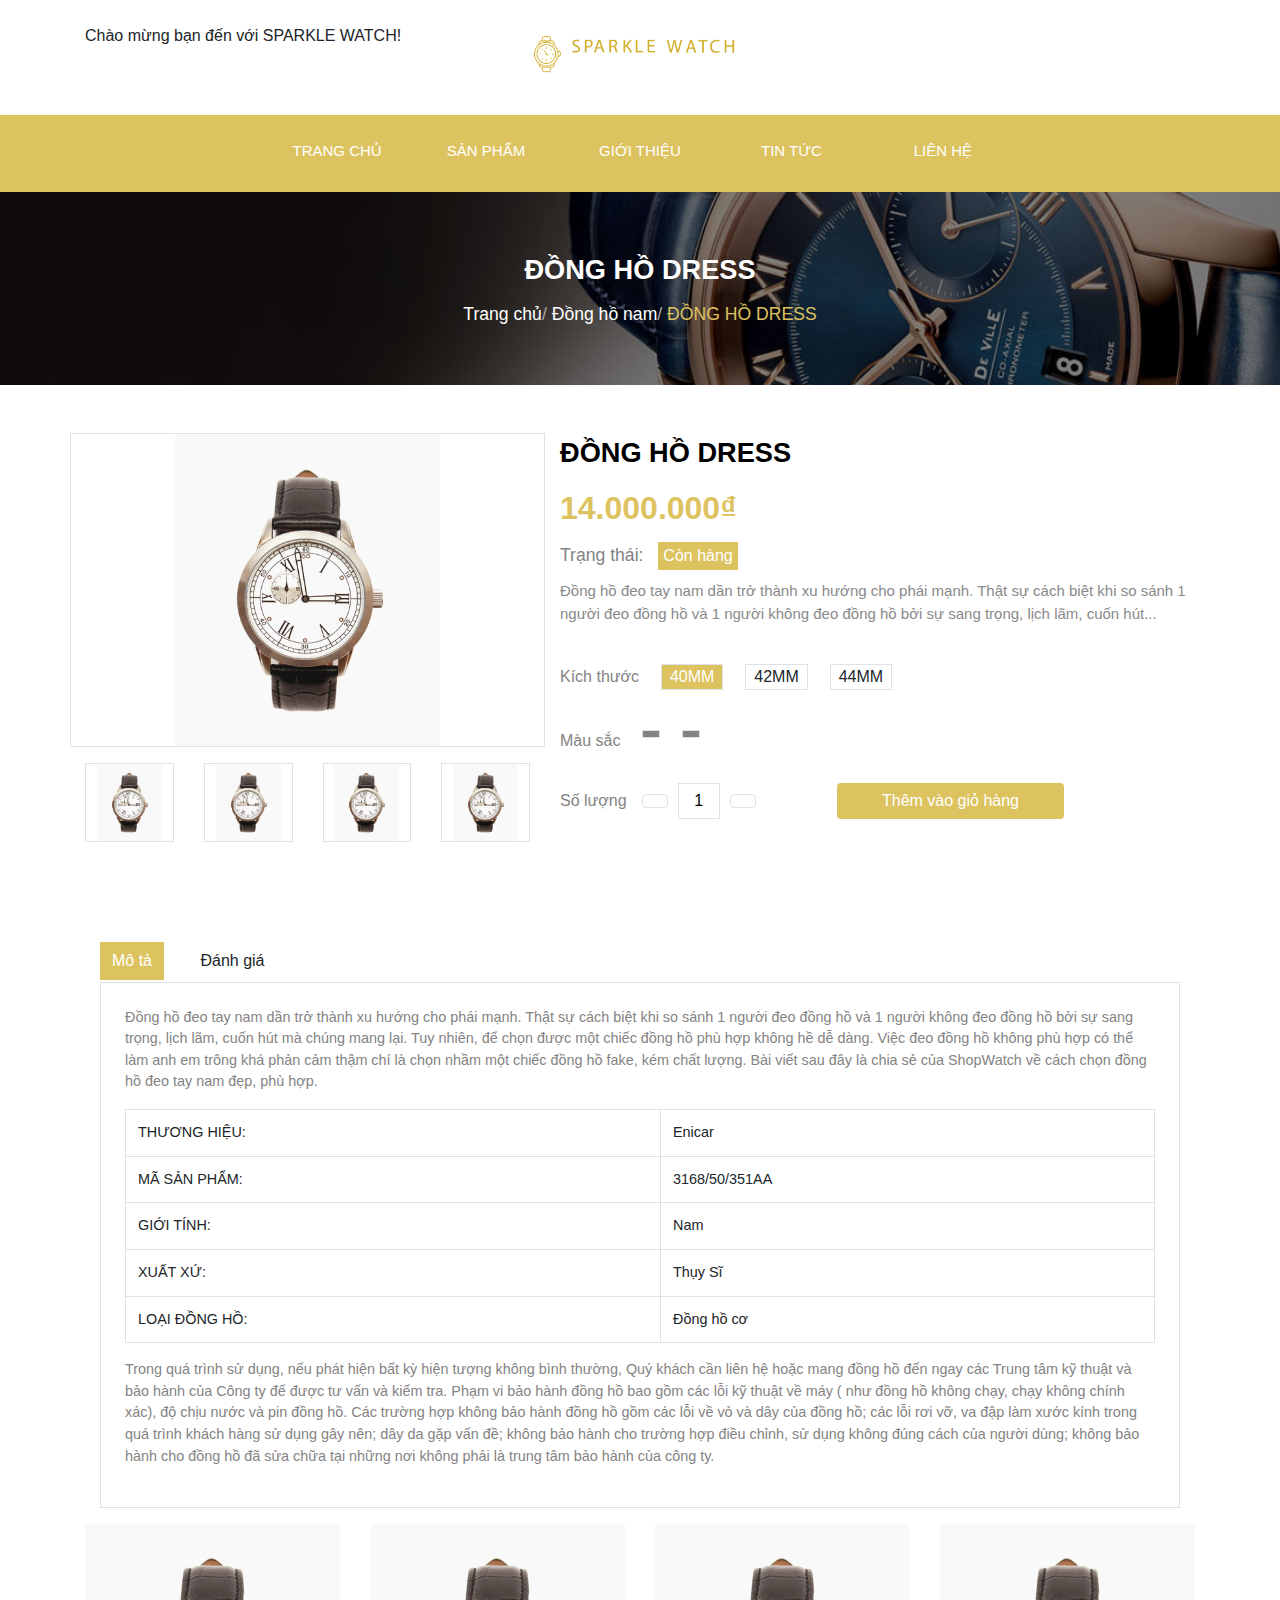
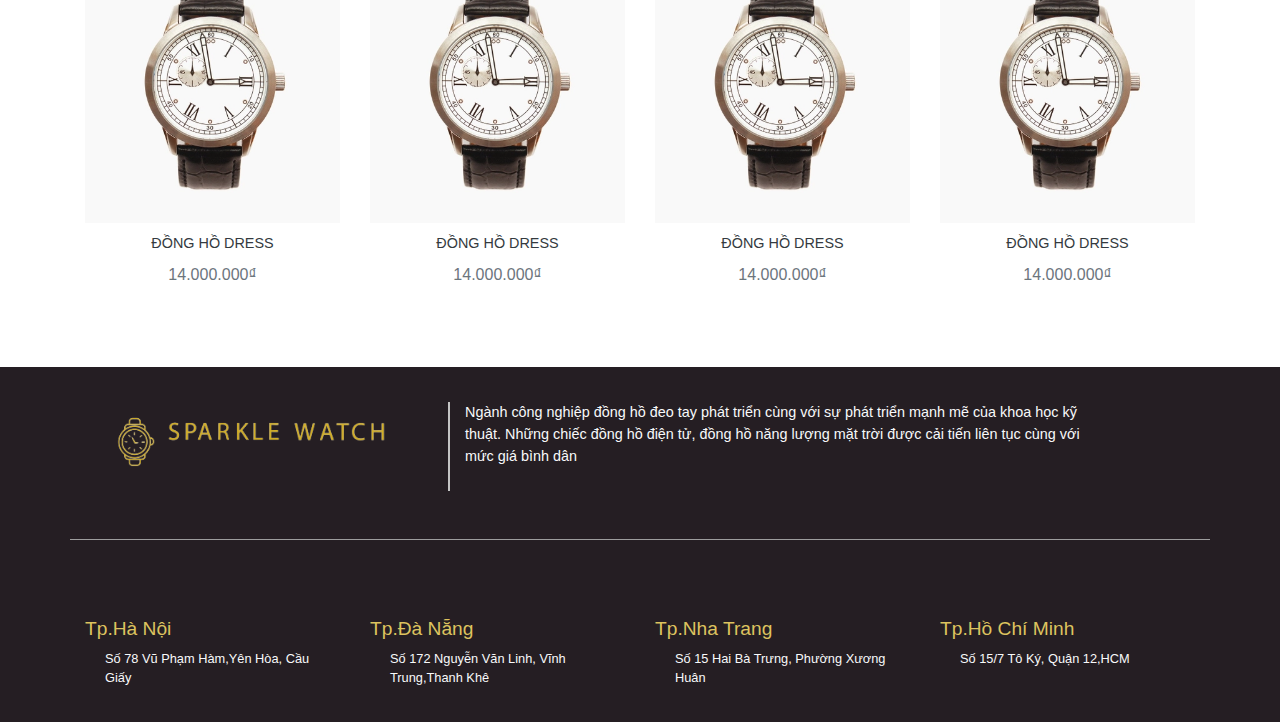
<file: layout-v2/layout/chitietsp.html>
<!DOCTYPE html>
<html lang="en">

<head>
    <meta charset="UTF-8">
    <meta name="viewport" content="width=device-width, initial-scale=1.0">

    <!-- reset -->
    <link rel="stylesheet" href="css/reset.css">

    <!-- Bootstrap -->
    <link rel="stylesheet" href="bootstrap_4/css/bootstrap.min.css"
        integrity="sha384-xOolHFLEh07PJGoPkLv1IbcEPTNtaed2xpHsD9ESMhqIYd0nLMwNLD69Npy4HI+N" crossorigin="anonymous">
    <!-- font-awesome -->
    <link rel="stylesheet" href="https://cdnjs.cloudflare.com/ajax/libs/font-awesome/6.4.2/css/all.min.css"
        integrity="sha512-z3gLpd7yknf1YoNbCzqRKc4qyor8gaKU1qmn+CShxbuBusANI9QpRohGBreCFkKxLhei6S9CQXFEbbKuqLg0DA=="
        crossorigin="anonymous" referrerpolicy="no-referrer" />

    <!-- Owl -->
    <link rel="stylesheet" href="https://cdnjs.cloudflare.com/ajax/libs/OwlCarousel2/2.3.4/assets/owl.carousel.min.css"
        integrity="sha512-tS3S5qG0BlhnQROyJXvNjeEM4UpMXHrQfTGmbQ1gKmelCxlSEBUaxhRBj/EFTzpbP4RVSrpEikbmdJobCvhE3g=="
        crossorigin="anonymous" referrerpolicy="no-referrer" />
    <link rel="stylesheet"
        href="https://cdnjs.cloudflare.com/ajax/libs/OwlCarousel2/2.3.4/assets/owl.theme.default.min.css"
        integrity="sha512-sMXtMNL1zRzolHYKEujM2AqCLUR9F2C4/05cdbxjjLSRvMQIciEPCQZo++nk7go3BtSuK9kfa/s+a4f4i5pLkw=="
        crossorigin="anonymous" referrerpolicy="no-referrer" />
    <!-- custom -->
    <link rel="stylesheet" href="css/custom.css">
</head>



<body class="trangChiTiet">

    <div class="container">
        <div class="row">
            <!-- Welcome  -->
            <div class="col-md-4 text-left py-4">
                Chào mừng bạn đến với SPARKLE WATCH!
            </div>
            <!-- Logo -->
            <div class="col-md-4 py-4 text-center logo">
                <img class="w-75" src="img/logo 1.png" alt="">
            </div>
            <!-- info user -->
            <div class="col-md-4">
                <div class="row h-100 justify-content-end">
                    <div class=" info-user">
                        <ul class="list-unstyled list-inline text-right h-100 cart-info ">
                            <li class="h-100 form-search">
                                <div class=" text-right search ">
                                    <form action="" class="h-100">
                                        <input type="text" class="w-100 shadow-sm rounded-pill border border-secondary"
                                            name="search" id="" placeholder="Search...">
                                    </form>
                                </div>
                                <a href="" class="alight-center h-100">
                                    <i class="fa-solid fa-magnifying-glass fa-lg"></i>
                                </a>
                            </li>
                            <li class="h-100">
                                <a href="" class="alight-center h-100">
                                    <i class="fa-solid fa-cart-shopping fa-lg"></i>
                                </a>
                            </li>
                            <li class="h-100 info">
                                <a href="" class="alight-center h-100">
                                    <i class="fa-solid fa-user"></i>
                                </a>
                                <div class="user border py-2 shadow-sm ">
                                    <div class="login pl-4 ">
                                        <a href="" class="text-dark"> <i class="fa-solid fa-user pr-2"></i>Đăng Nhập</a>
                                    </div>
                                    <hr>
                                    <div class="dangky pl-4 ">
                                        <a href="" class="text-dark"><i class="fa-solid fa-user-plus pr-2"></i>Đăng
                                            Ký</a>
                                    </div>
                                </div>
                            </li>
                        </ul>
                    </div>
                </div>


            </div>
        </div>
    </div>
    <div class="nav">
        <div class="container">
            <div class="row justify-content-center">
                <div class="box-menuHeader w-100">
                    <ul class="menuHeader list-unstyled list-inline text-center my-0">
                        <li class="py-4"><a href="">Trang chủ </a></li>
                        <li class="py-4 mainMenu">
                            <a href="" class="d-inline-block">Sản phẩm<i
                                    class="fa-solid fa-chevron-down fa-2xs"></i></a>
                            <ul class="subMenu position-absolute border text-left shadow rounded">
                                <li><a href="" class="decoration-none ">Đồng hồ nam</a></li>
                                <li><a href="" class="decoration-none ">Đồng hồ nữ</a></li>
                                <li><a href="" class="decoration-none ">Sản phẩm giảm giá</a></li>
                                <li><a href="" class="decoration-none ">Sản phẩm nổi bật</a></li>
                            </ul>
                        </li>
                        <li class="py-4"><a href="">Giới thiệu</a></li>
                        <li class="py-4"><a href="">Tin tức</a></li>
                        <li class="py-4"><a href="">Liên hệ</a></li>
                    </ul>
                </div>

            </div>
        </div>
    </div>
    <div class="slide-show">
        <div class="container">
            <div class="row bread-crumb py-5">
                <div class="col-md-12 title text-center">
                    Đồng hồ dress
                </div>
                <div class="col-md-12 text-center duongdan">
                    <a href="" class="text-decoration-none">Trang chủ</a>/
                    <a href="" class="text-decoration-none">Đồng hồ nam</a>/
                    <div class="d-inline-block">Đồng Hồ dress</div>
                </div>
            </div>
        </div>
    </div>
    <div class="container my-5">
        <div class="row">
            <div class="col-md-5">
                <div class="row">
                    <div class="col-md-12 text-center border">
                        <a href="" class="main-img">
                            <img class=" " style="width: 60%;" src="img/product/pro-1.webp" alt="">
                        </a>
                    </div>
                    <div class="col-md-3 mt-3">
                        <a href="" class="d-block border text-center sub-img"><img class="w-75 4"
                                src="img/product/pro-1.webp" alt=""></a>
                    </div>
                    <div class="col-md-3 mt-3">
                        <a href="" class="d-block border text-center sub-img"><img class="w-75 3"
                                src="img/product/pro-1.webp" alt=""></a>
                    </div>
                    <div class="col-md-3 mt-3">
                        <a href="" class="d-block border text-center sub-img"><img class="w-75 2"
                                src="img/product/pro-1.webp" alt=""></a>
                    </div>
                    <div class="col-md-3 mt-3">
                        <a href="" class="d-block border text-center sub-img"><img class="w-75 1"
                                src="img/product/pro-1.webp" alt=""></a>
                    </div>
                </div>
            </div>
            <div class="col-md-7 info-chitet-product">
                <div class="header-product">
                    ĐỒNG HỒ DRESS
                </div>
                <div class="price">
                    14.000.000₫
                </div>
                <div class="status">
                    Trạng thái: <span>Còn hàng</span>
                </div>
                <div class="mota">
                    Đồng hồ đeo tay nam dần trở thành xu hướng cho phái mạnh. Thật sự cách biệt khi so sánh 1 người đeo
                    đồng hồ và 1 người không đeo đồng hồ bởi sự sang trọng, lịch lãm, cuốn hút...
                </div>
                <div class="size">
                    <form action="">
                        <div class="name">
                            Kích thước
                        </div>
                        <div class="watch-emlement d-inline-block">
                            <input type="radio" class="size-data" name="size" id="watch-40mm" checked>
                            <label class=" border px-2 choose" for="watch-40mm">40MM</label>
                        </div>
                        <div class="watch-emlement d-inline-block">
                            <input type="radio" class="size-data" name="size" id="watch-42mm">
                            <label class=" border px-2 choose" for="watch-42mm">42MM</label>
                        </div>
                        <div class="watch-emlement d-inline-block">
                            <input type="radio" class="size-data" name="size" id="watch-44mm">
                            <label class=" border px-2 choose" for="watch-44mm">44MM</label>
                        </div>

                        <div class="color">
                            <div class="color-name">
                                Màu sắc
                            </div>
                            <div class="watch-emlement d-inline-block">
                                <input type="radio" class="color-data" name="color" id="color-nau" value="nau" checked>
                                <label class=" border px-2 choose-color" for="color-nau">
                                    <i class="fa-solid fa-check"></i>
                                    <div class="note">
                                        Nâu
                                    </div>
                                </label>
                            </div>
                            <div class="watch-emlement d-inline-block">
                                <input type="radio" class="color-data" name="color" id="color-xam" value="xam">
                                <label class=" border px-2 choose-color" for="color-xam">
                                    <i class="fa-solid fa-check"></i>
                                    <div class="note">
                                        Xám
                                    </div>
                                </label>
                            </div>
                        </div>
                        <div class="row">
                            <div class="col-5">
                                <div class="soluong">
                                    <div class="name-sl">
                                        Số lượng
                                    </div>
                                    <div class="minus border btn math">
                                        <i class="fa-solid fa-minus" value="minus"></i>
                                    </div>

                                    <input type="number" class="border sl" value="1" min="1" max="10">

                                    <div class="plus border btn math">
                                        <i class="fa-solid fa-plus" value="plus"></i>
                                    </div>
                                </div>
                            </div>
                            <div class="col-6">
                                <button class="btn w-75 h-100" name="submit-form">
                                    Thêm vào giỏ hàng
                                </button>
                            </div>
                        </div>
                    </form>
                </div>
            </div>
        </div>
        <div class="container" style="margin-top: 100px;">
            <div class="row product-tab">
                <div class="col-12 tabs-title">
                    <div class="d-inline-block  info-detail " id="choosed">Mô tả</div>
                    <div class="d-inline-block  info-detail">Đánh giá</div>
                </div>

                <div class="col-12 infomation-detail table-infomation">
                    <div class="border p-4">
                        <p> Đồng hồ đeo tay nam dần trở thành xu hướng cho phái mạnh. Thật sự cách biệt khi so sánh 1
                            người đeo đồng hồ và 1 người không đeo đồng hồ bởi sự sang trọng, lịch lãm, cuốn hút mà
                            chúng mang lại. Tuy nhiên, để chọn được một chiếc đồng hồ phù hợp không hề dễ dàng. Việc đeo
                            đồng hồ không phù hợp có thể làm anh em trông khá phản cảm thậm chí là chọn nhầm một chiếc
                            đồng hồ fake, kém chất lượng. Bài viết sau đây là chia sẻ của ShopWatch về cách chọn đồng hồ
                            đeo tay nam đẹp, phù hợp.</p>
                        <table class="table table-bordered">
                            <tr>
                                <td>
                                    THƯƠNG HIỆU:
                                </td>
                                <td>
                                    Enicar
                                </td>
                            </tr>
                            <tr>
                                <td>
                                    MÃ SẢN PHẨM:
                                </td>
                                <td>
                                    3168/50/351AA

                                </td>
                            </tr>
                            <tr>
                                <td>
                                    GIỚI TÍNH:
                                </td>
                                <td>
                                    Nam
                                </td>
                            </tr>
                            <tr>
                                <td>
                                    XUẤT XỨ:
                                </td>
                                <td>
                                    Thụy Sĩ
                                </td>
                            </tr>
                            <tr>
                                <td>
                                    LOẠI ĐỒNG HỒ:
                                </td>
                                <td>
                                    Đồng hồ cơ
                                </td>
                            </tr>
                        </table>
                        <p>Trong quá trình sử dụng, nếu phát hiện bất kỳ hiện tượng không bình thường, Quý khách cần
                            liên hệ hoặc mang đồng hồ đến ngay các Trung tâm kỹ thuật và bảo hành của Công ty để được tư
                            vấn và kiểm tra.

                            Phạm vi bảo hành đồng hồ bao gồm các lỗi kỹ thuật về máy ( như đồng hồ không chạy, chạy
                            không chính xác), độ chịu nước và pin đồng hồ. Các trường hợp không bảo hành đồng hồ gồm các
                            lỗi về vỏ và dây của đồng hồ; các lỗi rơi vỡ, va đập làm xước kính trong quá trình khách
                            hàng sử dụng gây nên; dây da gặp vấn đề; không bảo hành cho trường hợp điều chỉnh, sử dụng
                            không đúng cách của người dùng; không bảo hành cho đồng hồ đã sửa chữa tại những nơi không
                            phải là trung tâm bảo hành của công ty.</p>
                    </div>
                </div>
                <div class="col-12 box-comment">
                    <form action="">
                        <textarea name="comment" id="" rows="5" class="w-100 border"></textarea>
                        <input type="hidden" name="">
                        <button class="btn btn-comment">
                            Gửi
                        </button>
                    </form>
                </div>
            </div>
        </div>
        <div class="container">
            <div class="row list-product">
                <div class="col-12 ">
                    
                </div>
                <div class="row product new-product">
                    <div class="col-md-3 my-3 ">
                        <div class="box-product">
                            <div class="product-thumbnail">
                                <a href=""><img class="w-100" src="img/product/pro-1.webp" alt=""></a>
                            </div>
                            <div class="info-product">
                                <div class="product-name d-block text-center py-2">
                                    <a href="" class=""> Đồng hồ dress</a>
                                </div>
                                <div class="product-price d-block">
                                    <div class="special-price text-center text-secondary pb-3">
                                        14.000.000₫
                                    </div>
                                </div>
                                <div class="view-cart text-center">
                                    <a href="" class="d-inline-block">
                                        <div class="view border rounded-circle">
                                            <i class="fa-solid fa-eye"></i>
                                        </div>
                                    </a>
                                    <a href="" class="d-inline-block">
                                        <div class="cart border rounded-circle">
                                            <i class="fa-solid fa-cart-shopping"></i>
                                        </div>
                                    </a>
                                </div>
                            </div>
                        </div>
                    </div>
                    <div class="col-md-3 my-3">
                        <div class="box-product">
                            <div class="product-thumbnail">
                                <a href=""><img class="w-100" src="img/product/pro-1.webp" alt=""></a>
                            </div>
                            <div class="info-product">
                                <div class="product-name d-block text-center py-2">
                                    <a href="" class=""> Đồng hồ dress</a>
                                </div>
                                <div class="product-price d-block">
                                    <div class="special-price text-center text-secondary pb-3">
                                        14.000.000₫
                                    </div>
                                </div>
                                <div class="view-cart text-center">
                                    <a href="" class="d-inline-block">
                                        <div class="view border rounded-circle">
                                            <i class="fa-solid fa-eye"></i>
                                        </div>
                                    </a>
                                    <a href="" class="d-inline-block">
                                        <div class="cart border rounded-circle">
                                            <i class="fa-solid fa-cart-shopping"></i>
                                        </div>
                                    </a>
                                </div>
                            </div>
                        </div>
                    </div>
                    <div class="col-md-3 my-3">
                        <div class="box-product">
                            <div class="product-thumbnail">
                                <a href=""><img class="w-100" src="img/product/pro-1.webp" alt=""></a>
                            </div>
                            <div class="info-product">
                                <div class="product-name d-block text-center py-2">
                                    <a href="" class=""> Đồng hồ dress</a>
                                </div>
                                <div class="product-price d-block">
                                    <div class="special-price text-center text-secondary pb-3">
                                        14.000.000₫
                                    </div>
                                </div>
                                <div class="view-cart text-center">
                                    <a href="" class="d-inline-block">
                                        <div class="view border rounded-circle">
                                            <i class="fa-solid fa-eye"></i>
                                        </div>
                                    </a>
                                    <a href="" class="d-inline-block">
                                        <div class="cart border rounded-circle">
                                            <i class="fa-solid fa-cart-shopping"></i>
                                        </div>
                                    </a>
                                </div>
                            </div>
                        </div>
                    </div>
                    <div class="col-md-3 my-3">
                        <div class="box-product">
                            <div class="product-thumbnail">
                                <a href=""><img class="w-100" src="img/product/pro-1.webp" alt=""></a>
                            </div>
                            <div class="info-product">
                                <div class="product-name d-block text-center py-2">
                                    <a href="" class=""> Đồng hồ dress</a>
                                </div>
                                <div class="product-price d-block">
                                    <div class="special-price text-center text-secondary pb-3">
                                        14.000.000₫
                                    </div>
                                </div>
                                <div class="view-cart text-center">
                                    <a href="" class="d-inline-block">
                                        <div class="view border rounded-circle">
                                            <i class="fa-solid fa-eye"></i>
                                        </div>
                                    </a>
                                    <a href="" class="d-inline-block">
                                        <div class="cart border rounded-circle">
                                            <i class="fa-solid fa-cart-shopping"></i>
                                        </div>
                                    </a>
                                </div>
                            </div>
                        </div>
                    </div>
                </div>
            </div>
        </div>

    </div>
    <footer>
        <div class="container">
            <div class="row top-footer mb-5">
                <div class="col-md-4 top-left text-center">
                    <div class="img-ft">
                        <img class="w-100" src="img/logo_1-removebg-preview (1).png" alt="">
                    </div>
                </div>
                <div class="col-md-7 top-right">
                    <p class="text-light">Ngành công nghiệp đồng hồ đeo tay phát triển cùng với sự phát triển mạnh mẽ của khoa học kỹ thuật. Những chiếc đồng hồ điện tử, đồng hồ năng lượng mặt trời được cải tiến liên tục cùng với mức giá bình dân</p>
                </div> 
            </div>
            <div class="row bt-footer">
                <div class="col-md-3">
                    <div class=" header">
                        Tp.Hà Nội
                    </div>
                    <div class="text-light">
                        Số 78 Vũ Phạm Hàm,Yên Hòa, Cầu Giấy
                    </div>
                </div>
                <div class="col-md-3">
                    <div class=" header">
                        Tp.Đà Nẵng
                    </div>
                    <div class="text-light">
                        Số 172 Nguyễn Văn Linh, Vĩnh Trung,Thanh Khê
                    </div>
                </div>
                <div class="col-md-3">
                    <div class=" header">
                        Tp.Nha Trang
                    </div>
                    <div class="text-light">
                        Số 15 Hai Bà Trưng, Phường Xương Huân
                    </div>
                </div>
                <div class="col-md-3">
                    <div class=" header">
                        Tp.Hồ Chí Minh
                    </div>
                    <div class="text-light">
                        Số 15/7 Tô Ký, Quận 12,HCM
                    </div>
                </div> 
            </div>
        </div>      
    </footer>













    <!-- Bootstrap -->
    <script src="js/jquery-3.7.1.min.js"></script>
    <script src="bootstrap_4/js/bootstrap.bundle.min.js"
        integrity="sha384-Fy6S3B9q64WdZWQUiU+q4/2Lc9npb8tCaSX9FK7E8HnRr0Jz8D6OP9dO5Vg3Q9ct"
        crossorigin="anonymous"></script>

    <!-- Owl -->
    <script src="https://cdnjs.cloudflare.com/ajax/libs/OwlCarousel2/2.3.4/owl.carousel.min.js"
        integrity="sha512-bPs7Ae6pVvhOSiIcyUClR7/q2OAsRiovw4vAkX+zJbw3ShAeeqezq50RIIcIURq7Oa20rW2n2q+fyXBNcU9lrw=="
        crossorigin="anonymous" referrerpolicy="no-referrer"></script>

    <script src="js/main.js">

        // console.log(next);
    </script>
</body>

</html>
</file>
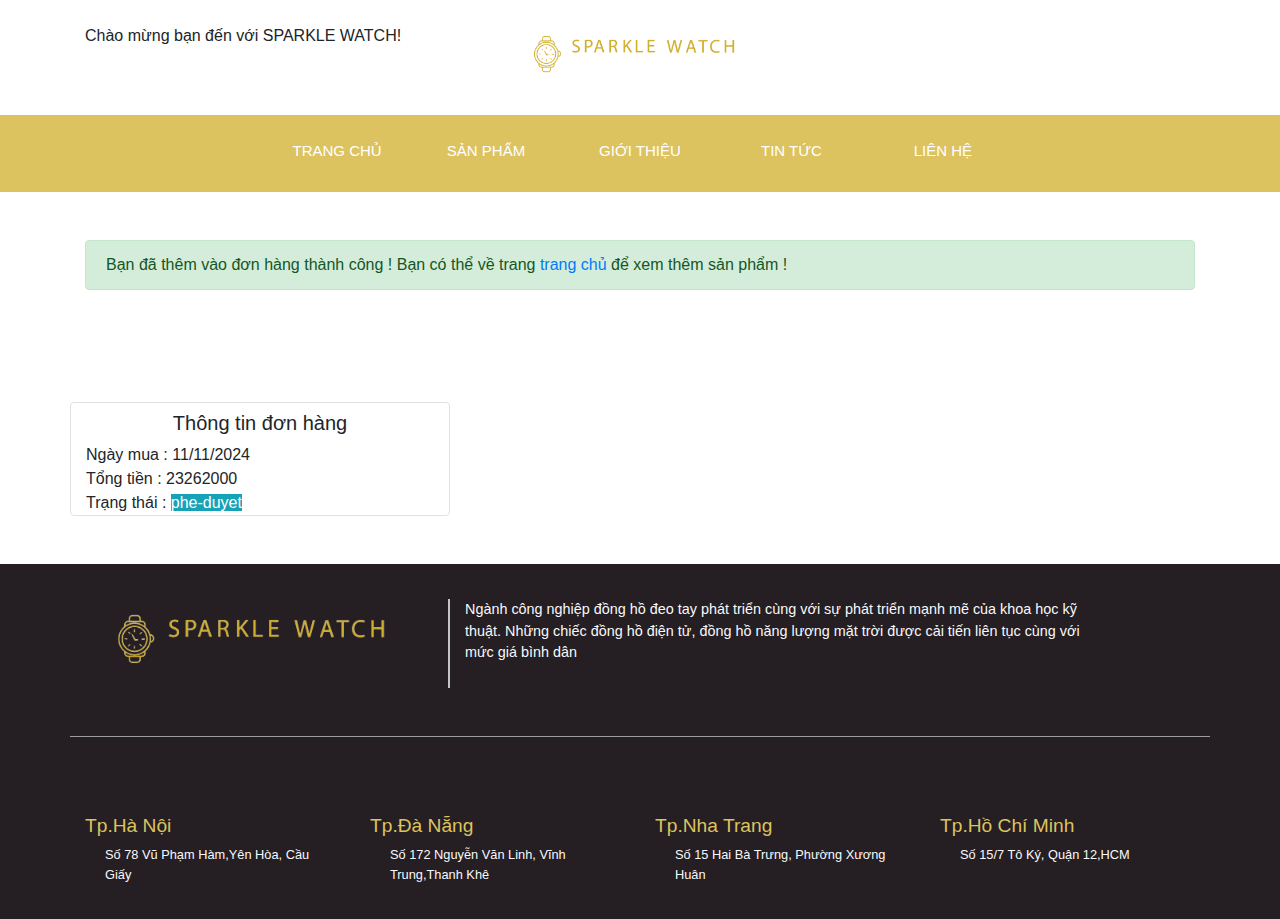
<file: layout-v2/layout/confirm.html>
<!DOCTYPE html>
<html lang="en">

<head>
    <meta charset="UTF-8">
    <meta name="viewport" content="width=device-width, initial-scale=1.0">

    <!-- reset -->
    <link rel="stylesheet" href="css/reset.css">

    <!-- Bootstrap -->
    <link rel="stylesheet" href="bootstrap_4/css/bootstrap.min.css"
        integrity="sha384-xOolHFLEh07PJGoPkLv1IbcEPTNtaed2xpHsD9ESMhqIYd0nLMwNLD69Npy4HI+N" crossorigin="anonymous">
    <!-- font-awesome -->
    <link rel="stylesheet" href="https://cdnjs.cloudflare.com/ajax/libs/font-awesome/6.4.2/css/all.min.css"
        integrity="sha512-z3gLpd7yknf1YoNbCzqRKc4qyor8gaKU1qmn+CShxbuBusANI9QpRohGBreCFkKxLhei6S9CQXFEbbKuqLg0DA=="
        crossorigin="anonymous" referrerpolicy="no-referrer" />

    <!-- Owl -->
    <link rel="stylesheet" href="https://cdnjs.cloudflare.com/ajax/libs/OwlCarousel2/2.3.4/assets/owl.carousel.min.css"
        integrity="sha512-tS3S5qG0BlhnQROyJXvNjeEM4UpMXHrQfTGmbQ1gKmelCxlSEBUaxhRBj/EFTzpbP4RVSrpEikbmdJobCvhE3g=="
        crossorigin="anonymous" referrerpolicy="no-referrer" />
    <link rel="stylesheet"
        href="https://cdnjs.cloudflare.com/ajax/libs/OwlCarousel2/2.3.4/assets/owl.theme.default.min.css"
        integrity="sha512-sMXtMNL1zRzolHYKEujM2AqCLUR9F2C4/05cdbxjjLSRvMQIciEPCQZo++nk7go3BtSuK9kfa/s+a4f4i5pLkw=="
        crossorigin="anonymous" referrerpolicy="no-referrer" />
    <!-- custom -->
    <link rel="stylesheet" href="css/custom.css">
</head>



<body class="trangChiTiet">

    <div class="container">
        <div class="row">
            <!-- Welcome  -->
            <div class="col-md-4 text-left py-4">
                Chào mừng bạn đến với SPARKLE WATCH!
            </div>
            <!-- Logo -->
            <div class="col-md-4 py-4 text-center logo">
                <img class="w-75" src="img/logo 1.png" alt="">
            </div>
            <!-- info user -->
            <div class="col-md-4">
                <div class="row h-100 justify-content-end">
                    <div class=" info-user">
                        <ul class="list-unstyled list-inline text-right h-100 cart-info ">
                            <li class="h-100 form-search">
                                <div class=" text-right search ">
                                    <form action="" class="h-100">
                                        <input type="text" class="w-100 shadow-sm rounded-pill border border-secondary"
                                            name="search" id="" placeholder="Search...">
                                    </form>
                                </div>
                                <a href="" class="alight-center h-100">
                                    <i class="fa-solid fa-magnifying-glass fa-lg"></i>
                                </a>
                            </li>
                            <li class="h-100">
                                <a href="" class="alight-center h-100">
                                    <i class="fa-solid fa-cart-shopping fa-lg"></i>
                                </a>
                            </li>
                            <li class="h-100 info">
                                <a href="" class="alight-center h-100">
                                    <i class="fa-solid fa-user"></i>
                                </a>
                                <div class="user border py-2 shadow-sm ">
                                    <div class="login pl-4 ">
                                        <a href="" class="text-dark"> <i class="fa-solid fa-user pr-2"></i>Đăng Nhập</a>
                                    </div>
                                    <hr>
                                    <div class="dangky pl-4 ">
                                        <a href="" class="text-dark"><i class="fa-solid fa-user-plus pr-2"></i>Đăng
                                            Ký</a>
                                    </div>
                                </div>
                            </li>
                        </ul>
                    </div>
                </div>


            </div>
        </div>
    </div>
    <div class="nav">
        <div class="container">
            <div class="row justify-content-center">
                <div class="box-menuHeader w-100">
                    <ul class="menuHeader list-unstyled list-inline text-center my-0">
                        <li class="py-4"><a href="">Trang chủ </a></li>
                        <li class="py-4 mainMenu">
                            <a href="" class="d-inline-block">Sản phẩm<i
                                    class="fa-solid fa-chevron-down fa-2xs"></i></a>
                            <ul class="subMenu position-absolute border text-left shadow rounded">
                                <li><a href="" class="decoration-none ">Đồng hồ nam</a></li>
                                <li><a href="" class="decoration-none ">Đồng hồ nữ</a></li>
                                <li><a href="" class="decoration-none ">Sản phẩm giảm giá</a></li>
                                <li><a href="" class="decoration-none ">Sản phẩm nổi bật</a></li>
                            </ul>
                        </li>
                        <li class="py-4"><a href="">Giới thiệu</a></li>
                        <li class="py-4"><a href="">Tin tức</a></li>
                        <li class="py-4"><a href="">Liên hệ</a></li>
                    </ul>
                </div>

            </div>
        </div>
    </div>
    
    <div class="container">
        <div class="row">
            <div class="col-12 my-5">
                <!-- <h4 class="text-center ">Thông tin đơn hàng</h4> -->
                    <div class="alert alert-success alert-dismissible fade show" role="alert">
                        Bạn đã thêm vào đơn hàng thành công ! Bạn có thể về trang <a href="">trang chủ</a> để xem thêm sản phẩm !
                        <!-- <button type="button" class="close" data-dismiss="alert" aria-label="close">
                             <span aria-hidden="true">&times;</span> -->
                        <!-- </button> --> 
                    </div>
            </div>
            <!-- <h5 class="text-center"> Thông tin sản phẩm </h5> -->
            <div class="col-4 my-5 border rounded">
                

                <div class="row mt-2">
                    <div class="col-12 ">
                        <h5 class="text-center mb-2"> Thông tin đơn hàng  </h5>
                    </div>
                    <div class="col-12 ">
                        Ngày mua : <span>11/11/2024</span>
                    </div>
                    <div class="col-12 ">
                       Tổng tiền : <span>23262000</span>
                    </div>
                    <div class="col-12 ">
                        Trạng thái : <span class="btn-info">phe-duyet</span>
                    </div>
                </div>
                
                <!-- <div class="row mt-2 ">
                    <div class="col-2 d-flex alight-center">
                        <img class="w-100" src="img/product/pro-1.webp" alt="">
                    </div>
                    <div class="col-2 d-flex alight-center justify-content-center py-5">
                        ĐỒNG HỒ DRESS
                    </div>
                    <div class="col-2 d-flex alight-center justify-content-center py-5">
                        Giá: <span> 14,000,000₫ </span>
                    </div>
                    <div class="col-2 d-flex alight-center justify-content-center py-5">
                       Màu: <span> Xám </span>
                    </div>
                    <div class="col-2 d-flex alight-center justify-content-center py-5">
                        size: <span> 40MM </span>
                     </div>
                    <div class="col-2 d-flex alight-center justify-content-center py-5">
                        Sl: <span> 1 </span>
                     </div> -->
                </div>
                    
                

            </div>
        </div>
    </div>

    </div>
    <footer>
        <div class="container">
            <div class="row top-footer mb-5">
                <div class="col-md-4 top-left text-center">
                    <div class="img-ft">
                        <img class="w-100" src="img/logo_1-removebg-preview (1).png" alt="">
                    </div>
                </div>
                <div class="col-md-7 top-right">
                    <p class="text-light">Ngành công nghiệp đồng hồ đeo tay phát triển cùng với sự phát triển mạnh mẽ của khoa học kỹ thuật. Những chiếc đồng hồ điện tử, đồng hồ năng lượng mặt trời được cải tiến liên tục cùng với mức giá bình dân</p>
                </div> 
            </div>
            <div class="row bt-footer">
                <div class="col-md-3">
                    <div class=" header">
                        Tp.Hà Nội
                    </div>
                    <div class="text-light">
                        Số 78 Vũ Phạm Hàm,Yên Hòa, Cầu Giấy
                    </div>
                </div>
                <div class="col-md-3">
                    <div class=" header">
                        Tp.Đà Nẵng
                    </div>
                    <div class="text-light">
                        Số 172 Nguyễn Văn Linh, Vĩnh Trung,Thanh Khê
                    </div>
                </div>
                <div class="col-md-3">
                    <div class=" header">
                        Tp.Nha Trang
                    </div>
                    <div class="text-light">
                        Số 15 Hai Bà Trưng, Phường Xương Huân
                    </div>
                </div>
                <div class="col-md-3">
                    <div class=" header">
                        Tp.Hồ Chí Minh
                    </div>
                    <div class="text-light">
                        Số 15/7 Tô Ký, Quận 12,HCM
                    </div>
                </div> 
            </div>
        </div>      
    </footer>













    <!-- Bootstrap -->
    <script src="js/jquery-3.7.1.min.js"></script>
    <script src="bootstrap_4/js/bootstrap.bundle.min.js"
        integrity="sha384-Fy6S3B9q64WdZWQUiU+q4/2Lc9npb8tCaSX9FK7E8HnRr0Jz8D6OP9dO5Vg3Q9ct"
        crossorigin="anonymous"></script>

    <!-- Owl -->
    <script src="https://cdnjs.cloudflare.com/ajax/libs/OwlCarousel2/2.3.4/owl.carousel.min.js"
        integrity="sha512-bPs7Ae6pVvhOSiIcyUClR7/q2OAsRiovw4vAkX+zJbw3ShAeeqezq50RIIcIURq7Oa20rW2n2q+fyXBNcU9lrw=="
        crossorigin="anonymous" referrerpolicy="no-referrer"></script>

    <script src="js/main.js">

        // console.log(next);
    </script>
</body>

</html>
</file>
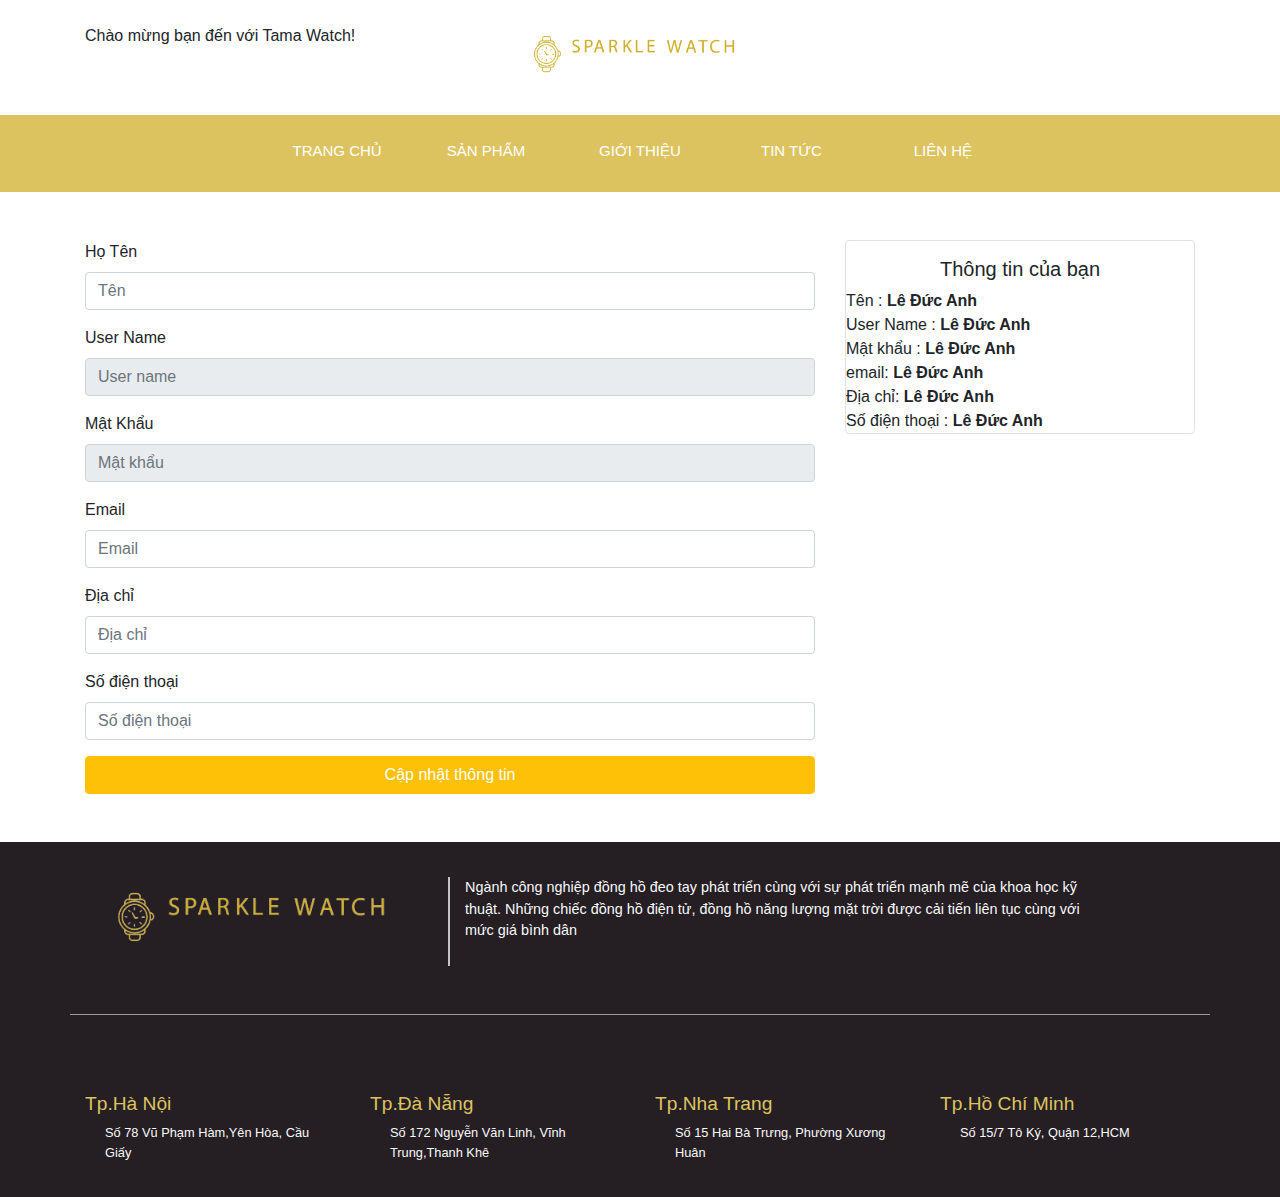
<file: layout-v2/layout/infoUser.html>
<!DOCTYPE html>
<html lang="en">

<head>
    <meta charset="UTF-8">
    <meta name="viewport" content="width=device-width, initial-scale=1.0">

    <!-- reset -->
    <link rel="stylesheet" href="css/reset.css">

    <!-- Bootstrap -->
    <link rel="stylesheet" href="bootstrap_4/css/bootstrap.min.css"
        integrity="sha384-xOolHFLEh07PJGoPkLv1IbcEPTNtaed2xpHsD9ESMhqIYd0nLMwNLD69Npy4HI+N" crossorigin="anonymous">
    <!-- font-awesome -->
    <link rel="stylesheet" href="https://cdnjs.cloudflare.com/ajax/libs/font-awesome/6.4.2/css/all.min.css"
        integrity="sha512-z3gLpd7yknf1YoNbCzqRKc4qyor8gaKU1qmn+CShxbuBusANI9QpRohGBreCFkKxLhei6S9CQXFEbbKuqLg0DA=="
        crossorigin="anonymous" referrerpolicy="no-referrer" />

    <!-- Owl -->
    <link rel="stylesheet" href="https://cdnjs.cloudflare.com/ajax/libs/OwlCarousel2/2.3.4/assets/owl.carousel.min.css"
        integrity="sha512-tS3S5qG0BlhnQROyJXvNjeEM4UpMXHrQfTGmbQ1gKmelCxlSEBUaxhRBj/EFTzpbP4RVSrpEikbmdJobCvhE3g=="
        crossorigin="anonymous" referrerpolicy="no-referrer" />
    <link rel="stylesheet"
        href="https://cdnjs.cloudflare.com/ajax/libs/OwlCarousel2/2.3.4/assets/owl.theme.default.min.css"
        integrity="sha512-sMXtMNL1zRzolHYKEujM2AqCLUR9F2C4/05cdbxjjLSRvMQIciEPCQZo++nk7go3BtSuK9kfa/s+a4f4i5pLkw=="
        crossorigin="anonymous" referrerpolicy="no-referrer" />
    <!-- custom -->
    <link rel="stylesheet" href="css/custom.css">
</head>



<body class="infoUser">

    <div class="container">
        <div class="row">
            <!-- Welcome  -->
            <div class="col-md-4 text-left py-4">
                Chào mừng bạn đến với Tama Watch!
            </div>
            <!-- Logo -->
            <div class="col-md-4 py-4 text-center logo">
                <img class="w-75" src="img/logo 1.png" alt="">
            </div>
            <!-- info user -->
            <div class="col-md-4">
                <div class="row h-100 justify-content-end">
                    <div class=" info-user">
                        <ul class="list-unstyled list-inline text-right h-100 cart-info ">
                            <li class="h-100 form-search">
                                <div class=" text-right search ">
                                    <form action="" class="h-100">
                                        <input type="text" class="w-100 shadow-sm rounded-pill border border-secondary"
                                            name="search" id="" placeholder="Search...">
                                    </form>
                                </div>
                                <a href="" class="alight-center h-100">
                                    <i class="fa-solid fa-magnifying-glass fa-lg"></i>
                                </a>
                            </li>
                            <li class="h-100">
                                <a href="" class="alight-center h-100">
                                    <i class="fa-solid fa-cart-shopping fa-lg"></i>
                                </a>
                            </li>
                            <li class="h-100 info">
                                <a href="login.html" class="alight-center h-100">
                                    <i class="fa-solid fa-user"></i>
                                </a>
                                <!-- <div class="user border py-2 shadow-sm ">
                                    <div class="login pl-4 ">
                                        <a href="login.html" class="text-dark"> <i class="fa-solid fa-user pr-2"></i>Đăng Nhập</a>
                                    </div>
                                    <hr>
                                    <div class="dangky pl-4 ">
                                        <a href="" class="text-dark"><i class="fa-solid fa-user-plus pr-2"></i>Đăng
                                            Ký</a>
                                    </div> -->
                    </div>
                    </li>
                    </ul>
                </div>
            </div>


        </div>
    </div>
    </div>
    <div class="nav">
        <div class="container">
            <div class="row justify-content-center">
                <div class="box-menuHeader w-100">
                    <ul class="menuHeader list-unstyled list-inline text-center my-0">
                        <li class="py-4"><a href="index.html">Trang chủ </a></li>
                        <li class="py-4 mainMenu">
                            <a href="" class="d-inline-block">Sản phẩm<i
                                    class="fa-solid fa-chevron-down fa-2xs"></i></a>
                            <ul class="subMenu position-absolute border text-left shadow rounded">
                                <li><a href="" class="decoration-none ">Đồng hồ nam</a></li>
                                <li><a href="" class="decoration-none ">Đồng hồ nữ</a></li>
                                <li><a href="" class="decoration-none ">Sản phẩm giảm giá</a></li>
                                <li><a href="" class="decoration-none ">Sản phẩm nổi bật</a></li>
                            </ul>
                        </li>
                        <li class="py-4"><a href="">Giới thiệu</a></li>
                        <li class="py-4"><a href="">Tin tức</a></li>
                        <li class="py-4"><a href="">Liên hệ</a></li>
                    </ul>
                </div>

            </div>
        </div>
    </div>


    <div class="container my-5">
        <div class="row">
            <div class="col-8">
                <form action="" method="post">
                    <div class="form-group">
                        <label for="username">Họ Tên</label>
                        <input type="text" class="form-control" id="username" placeholder="Tên">
                    </div>


                    <div class="form-group">
                        <label for="username">User Name</label>
                        <input type="text" class="form-control" id="username" placeholder="User name" readonly>
                    </div>
                    <div class="form-group">
                        <label for="username">Mật Khẩu</label>
                        <input type="password" class="form-control" id="username" placeholder="Mật khẩu" readonly>
                    </div>
                    <div class="form-group">
                        <label for="username">Email</label>
                        <input type="text" class="form-control" id="username" placeholder="Email">
                    </div>
                    <div class="form-group">
                        <label for="username">Địa chỉ</label>
                        <input type="text" class="form-control" id="username" placeholder="Địa chỉ">
                    </div>
                    <div class="form-group">
                        <label for="username">Số điện thoại</label>
                        <input type="text" class="form-control" id="username" placeholder="Số điện thoại">
                    </div>

                    <button class="btn btn-warning btn-block" style="color: white;">Cập nhật thông tin</button>
                </form>
            </div>
            <div class="col-4 ">
                <div class="info-user w-100 pt-3 border rounded">
                    <h5 class="text-center ">Thông tin của bạn</h5>
                    <div class="info">
                        Tên : <strong>Lê Đức Anh</strong>
                    </div>
                    <div class="info">
                        User Name : <strong>Lê Đức Anh</strong>
                    </div>
                    <div class="info">
                        Mật khẩu : <strong>Lê Đức Anh</strong>
                    </div>
                    <div class="info">
                        email: <strong>Lê Đức Anh</strong>
                    </div>
                    <div class="info">
                        Địa chỉ: <strong>Lê Đức Anh</strong>
                    </div>
                    <div class="info">
                        Số điện thoại : <strong>Lê Đức Anh</strong>
                    </div>
                </div>
            </div>
        </div>
    </div>


    <footer>
        <div class="container">
            <div class="row top-footer mb-5">
                <div class="col-md-4 top-left text-center">
                    <div class="img-ft">
                        <img class="w-100" src="img/logo_1-removebg-preview (1).png" alt="">
                    </div>
                </div>
                <div class="col-md-7 top-right">
                    <p class="text-light">Ngành công nghiệp đồng hồ đeo tay phát triển cùng với sự phát triển mạnh mẽ
                        của khoa học kỹ thuật. Những chiếc đồng hồ điện tử, đồng hồ năng lượng mặt trời được cải tiến
                        liên tục cùng với mức giá bình dân</p>
                </div>
            </div>
            <div class="row bt-footer">
                <div class="col-md-3">
                    <div class=" header">
                        Tp.Hà Nội
                    </div>
                    <div class="text-light">
                        Số 78 Vũ Phạm Hàm,Yên Hòa, Cầu Giấy
                    </div>
                </div>
                <div class="col-md-3">
                    <div class=" header">
                        Tp.Đà Nẵng
                    </div>
                    <div class="text-light">
                        Số 172 Nguyễn Văn Linh, Vĩnh Trung,Thanh Khê
                    </div>
                </div>
                <div class="col-md-3">
                    <div class=" header">
                        Tp.Nha Trang
                    </div>
                    <div class="text-light">
                        Số 15 Hai Bà Trưng, Phường Xương Huân
                    </div>
                </div>
                <div class="col-md-3">
                    <div class=" header">
                        Tp.Hồ Chí Minh
                    </div>
                    <div class="text-light">
                        Số 15/7 Tô Ký, Quận 12,HCM
                    </div>
                </div>
            </div>
        </div>
    </footer>














    <!-- Bootstrap -->
    <script src="js/jquery-3.7.1.min.js"></script>
    <script src="bootstrap_4/js/bootstrap.bundle.min.js"
        integrity="sha384-Fy6S3B9q64WdZWQUiU+q4/2Lc9npb8tCaSX9FK7E8HnRr0Jz8D6OP9dO5Vg3Q9ct"
        crossorigin="anonymous"></script>

    <!-- Owl -->
    <script src="https://cdnjs.cloudflare.com/ajax/libs/OwlCarousel2/2.3.4/owl.carousel.min.js"
        integrity="sha512-bPs7Ae6pVvhOSiIcyUClR7/q2OAsRiovw4vAkX+zJbw3ShAeeqezq50RIIcIURq7Oa20rW2n2q+fyXBNcU9lrw=="
        crossorigin="anonymous" referrerpolicy="no-referrer"></script>

    <script src="js/main.js">

        // console.log(next);
    </script>
</body>

</html>
</file>
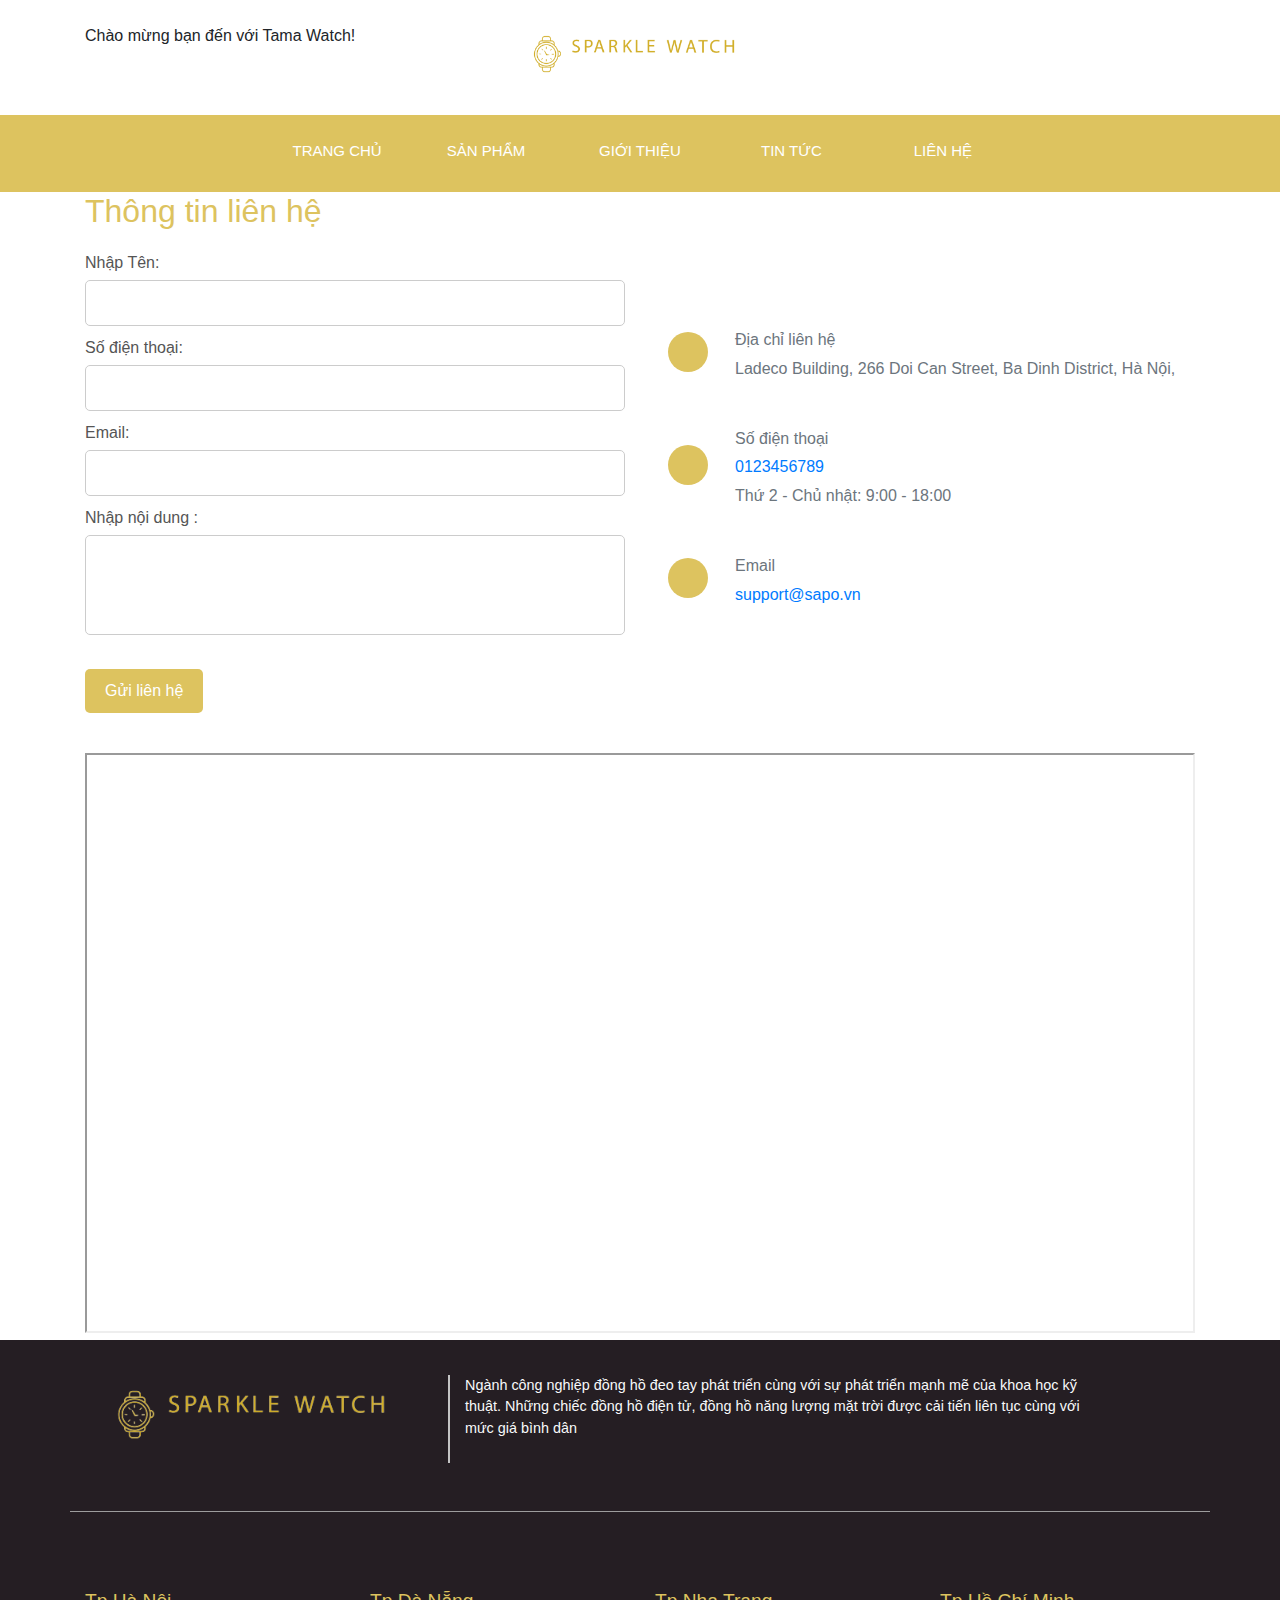
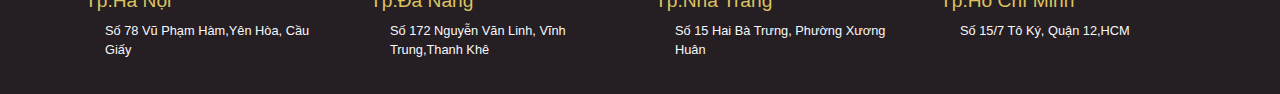
<file: layout-v2/layout/lienhe.html>
<!DOCTYPE html>
<html lang="en">

<head>
    <meta charset="UTF-8">
    <meta name="viewport" content="width=device-width, initial-scale=1.0">

    <!-- reset -->
    <link rel="stylesheet" href="css/reset.css">

    <!-- Bootstrap -->
    <link rel="stylesheet" href="bootstrap_4/css/bootstrap.min.css"
        integrity="sha384-xOolHFLEh07PJGoPkLv1IbcEPTNtaed2xpHsD9ESMhqIYd0nLMwNLD69Npy4HI+N" crossorigin="anonymous">
    <!-- font-awesome -->
    <link rel="stylesheet" href="https://cdnjs.cloudflare.com/ajax/libs/font-awesome/6.4.2/css/all.min.css"
        integrity="sha512-z3gLpd7yknf1YoNbCzqRKc4qyor8gaKU1qmn+CShxbuBusANI9QpRohGBreCFkKxLhei6S9CQXFEbbKuqLg0DA=="
        crossorigin="anonymous" referrerpolicy="no-referrer" />

    <!-- Owl -->
    <link rel="stylesheet" href="https://cdnjs.cloudflare.com/ajax/libs/OwlCarousel2/2.3.4/assets/owl.carousel.min.css"
        integrity="sha512-tS3S5qG0BlhnQROyJXvNjeEM4UpMXHrQfTGmbQ1gKmelCxlSEBUaxhRBj/EFTzpbP4RVSrpEikbmdJobCvhE3g=="
        crossorigin="anonymous" referrerpolicy="no-referrer" />
    <link rel="stylesheet"
        href="https://cdnjs.cloudflare.com/ajax/libs/OwlCarousel2/2.3.4/assets/owl.theme.default.min.css"
        integrity="sha512-sMXtMNL1zRzolHYKEujM2AqCLUR9F2C4/05cdbxjjLSRvMQIciEPCQZo++nk7go3BtSuK9kfa/s+a4f4i5pLkw=="
        crossorigin="anonymous" referrerpolicy="no-referrer" />
    <!-- custom -->
    <link rel="stylesheet" href="css/custom.css">
</head>



<body>

    <div class="container">
        <div class="row">
            <!-- Welcome  -->
            <div class="col-md-4 text-left py-4">
                Chào mừng bạn đến với Tama Watch!
            </div>
            <!-- Logo -->
            <div class="col-md-4 py-4 text-center logo">
                <img class="w-75" src="img/logo 1.png" alt="">
            </div>
            <!-- info user -->
            <div class="col-md-4">
                <div class="row h-100 justify-content-end">
                    <div class=" info-user">
                        <ul class="list-unstyled list-inline text-right h-100 cart-info ">
                            <li class="h-100 form-search">
                                <div class=" text-right search ">
                                    <form action="" class="h-100">
                                        <input type="text" class="w-100 shadow-sm rounded-pill border border-secondary"
                                            name="search" id="" placeholder="Search...">
                                    </form>
                                </div>
                                <a href="" class="alight-center h-100">
                                    <i class="fa-solid fa-magnifying-glass fa-lg"></i>
                                </a>
                            </li>
                            <li class="h-100">
                                <a href="" class="alight-center h-100">
                                    <i class="fa-solid fa-cart-shopping fa-lg"></i>
                                </a>
                            </li>
                            <li class="h-100 info">
                                <a href="login.html" class="alight-center h-100">
                                    <i class="fa-solid fa-user"></i>
                                </a>
                                <!-- <div class="user border py-2 shadow-sm ">
                                    <div class="login pl-4 ">
                                        <a href="login.html" class="text-dark"> <i class="fa-solid fa-user pr-2"></i>Đăng Nhập</a>
                                    </div>
                                    <hr>
                                    <div class="dangky pl-4 ">
                                        <a href="" class="text-dark"><i class="fa-solid fa-user-plus pr-2"></i>Đăng
                                            Ký</a>
                                    </div> -->
                    </div>
                    </li>
                    </ul>
                </div>
            </div>


        </div>
    </div>
    </div>
    <div class="nav">
        <div class="container">
            <div class="row justify-content-center">
                <div class="box-menuHeader w-100">
                    <ul class="menuHeader list-unstyled list-inline text-center my-0">
                        <li class="py-4"><a href="index.html">Trang chủ </a></li>
                        <li class="py-4 mainMenu">
                            <a href="" class="d-inline-block">Sản phẩm<i
                                    class="fa-solid fa-chevron-down fa-2xs"></i></a>
                            <ul class="subMenu position-absolute border text-left shadow rounded">
                                <li><a href="" class="decoration-none ">Đồng hồ nam</a></li>
                                <li><a href="" class="decoration-none ">Đồng hồ nữ</a></li>
                                <li><a href="" class="decoration-none ">Sản phẩm giảm giá</a></li>
                                <li><a href="" class="decoration-none ">Sản phẩm nổi bật</a></li>
                            </ul>
                        </li>
                        <li class="py-4"><a href="">Giới thiệu</a></li>
                        <li class="py-4"><a href="">Tin tức</a></li>
                        <li class="py-4"><a href="">Liên hệ</a></li>
                    </ul>
                </div>

            </div>
        </div>
    </div>
    <style>
        h2 {
            color: #DDC35F;
            margin-bottom: 20px;
        }

        form {
            text-align: left;
        }

        label {
            display: block;
            margin-bottom: 5px;
            color: #555;
        }

        input[type="text"],
        input[type="email"],
        input[type="password"],
        input[type="tel"] {
            width: 100%;
            padding: 10px;
            border: 1px solid #ccc;
            border-radius: 5px;
            margin-bottom: 10px;
        }

        input[type="submit"] {
            background-color: #DDC35F;
            color: #fff;
            padding: 10px 20px;
            border: none;
            border-radius: 5px;
            cursor: pointer;
            transition: background-color 0.3s ease-in-out;
        }

        input[type="submit"]:hover {
            background-color: #DDC35F;
        }
    </style>
    </head>

    <body>
        <div class="container">
            <div class="row">
                <div class="col-6">
                    <h2>Thông tin liên hệ</h2>
                    <form action="index.php?trang=dk" method="post">
                        <label for="">Nhập Tên: </label> <input name="ten" id="ten" value="" type="text"> <br>
                        <label for="so_dien_thoai">Số điện thoại:</label>
                        <input type="tel" id="so_dien_thoai" name="phone" required><br>
                        <label for="email">Email:</label>
                        <input type="email" id="email" name="mail" required><br>
                        <label for="">Nhập nội dung : </label> <input style="height: 100px;" value=""
                            type="text"><br><br>
                        <input type="submit" name="them_user" value="Gửi liên hệ" onclick="return kiemtra()">
                    </form>
                </div>
                <div class="col-6">
                    <ul style="padding-top: 90px;" class="list-unstyled">
                        <li class="my-5">
                            <div class="diachi">
                                <div class="row align-items-center">
                                    <div class="col-2 no-gutters text-center ">
                                        <i class="fa-solid fa-location-dot d-inline-block text-light aligh-center text-center rounded-circle "
                                            style="width: 40px; height: 40px; box-sizing: border-box; padding: 12px 0; background-color: #DDC35F;"></i>
                                    </div>
                                    <div class="col-md-10 " style="padding: 0;">
                                        <div class="row">
                                            <div class="col-12 h6 text-secondary">
                                                Địa chỉ liên hệ
                                            </div>
                                            <div class="col-12 text-secondary">
                                                Ladeco Building, 266 Doi Can Street, Ba Dinh District, Hà Nội,
                                            </div>
                                        </div>
                                    </div>
                                </div>


                            </div>
                        </li>
                        <li class="my-5">
                            <div class="diachi">
                                <div class="row align-items-center">
                                    <div class="col-2 no-gutters text-center ">
                                        <i class="fa-solid fa-phone d-inline-block text-light aligh-center text-center rounded-circle "
                                            style="width: 40px; height: 40px; box-sizing: border-box; padding: 12px 0; background-color: #DDC35F;"></i>
                                    </div>
                                    <div class="col-md-10 " style="padding: 0;">
                                        <div class="row">
                                            <div class="col-12 h6 text-secondary">
                                                Số điện thoại
                                            </div>
                                            <div class="col-12 h6 text-secondary text-decoration-none">
                                                <a href="">0123456789</a>
                                            </div>
                                            <div class="col-12 text-secondary">
                                                Thứ 2 - Chủ nhật: 9:00 - 18:00
                                            </div>
                                        </div>
                                    </div>
                                </div>


                            </div>
                        </li>
                        <li class="my-5">
                            <div class="diachi">
                                <div class="row align-items-center">
                                    <div class="col-2 no-gutters text-center ">
                                        <i class="fa-solid fa-envelope d-inline-block text-light aligh-center text-center rounded-circle "
                                            style="width: 40px; height: 40px; box-sizing: border-box; padding: 12px 0; background-color: #DDC35F;"></i>
                                    </div>
                                    <div class="col-md-10 " style="padding: 0;">
                                        <div class="row">
                                            <div class="col-12 h6 text-secondary">
                                                Email
                                            </div>
                                            <div class="col-12 text-secondary">
                                                <a href="">support@sapo.vn</a>
                                            </div>
                                        </div>
                                    </div>
                                </div>


                            </div>
                        </li>
                    </ul>
                </div>
            </div>
        </div>
        <div class="container" style="padding-top: 40px;">
            <div class="map">
                <iframe src="https://www.google.com/maps/d/u/0/embed?mid=11JaGdf5-L21BTFTe5oUBrO67ewcP5T4&ehbc=2E312"
                    width="100%" height="580"></iframe>
            </div>
        </div>
        <div class="container-fluid" style="background-color: #DDC35F; display: flex; gap: 50px;">
        </div>
        <footer>
            <div class="container">
                <div class="row top-footer mb-5">
                    <div class="col-md-4 top-left text-center">
                        <div class="img-ft">
                            <img class="w-100" src="img/logo_1-removebg-preview (1).png" alt="">
                        </div>
                    </div>
                    <div class="col-md-7 top-right">
                        <p class="text-light">Ngành công nghiệp đồng hồ đeo tay phát triển cùng với sự phát triển mạnh
                            mẽ của khoa học kỹ thuật. Những chiếc đồng hồ điện tử, đồng hồ năng lượng mặt trời được cải
                            tiến liên tục cùng với mức giá bình dân</p>
                    </div>
                </div>
                <div class="row bt-footer">
                    <div class="col-md-3">
                        <div class=" header">
                            Tp.Hà Nội
                        </div>
                        <div class="text-light">
                            Số 78 Vũ Phạm Hàm,Yên Hòa, Cầu Giấy
                        </div>
                    </div>
                    <div class="col-md-3">
                        <div class=" header">
                            Tp.Đà Nẵng
                        </div>
                        <div class="text-light">
                            Số 172 Nguyễn Văn Linh, Vĩnh Trung,Thanh Khê
                        </div>
                    </div>
                    <div class="col-md-3">
                        <div class=" header">
                            Tp.Nha Trang
                        </div>
                        <div class="text-light">
                            Số 15 Hai Bà Trưng, Phường Xương Huân
                        </div>
                    </div>
                    <div class="col-md-3">
                        <div class=" header">
                            Tp.Hồ Chí Minh
                        </div>
                        <div class="text-light">
                            Số 15/7 Tô Ký, Quận 12,HCM
                        </div>
                    </div>
                </div>
            </div>
        </footer>














        <!-- Bootstrap -->
        <script src="js/jquery-3.7.1.min.js"></script>
        <script src="bootstrap_4/js/bootstrap.bundle.min.js"
            integrity="sha384-Fy6S3B9q64WdZWQUiU+q4/2Lc9npb8tCaSX9FK7E8HnRr0Jz8D6OP9dO5Vg3Q9ct"
            crossorigin="anonymous"></script>

        <!-- Owl -->
        <script src="https://cdnjs.cloudflare.com/ajax/libs/OwlCarousel2/2.3.4/owl.carousel.min.js"
            integrity="sha512-bPs7Ae6pVvhOSiIcyUClR7/q2OAsRiovw4vAkX+zJbw3ShAeeqezq50RIIcIURq7Oa20rW2n2q+fyXBNcU9lrw=="
            crossorigin="anonymous" referrerpolicy="no-referrer"></script>

        <script src="js/main.js">

            // console.log(next);
        </script>
    </body>

</html>
</file>
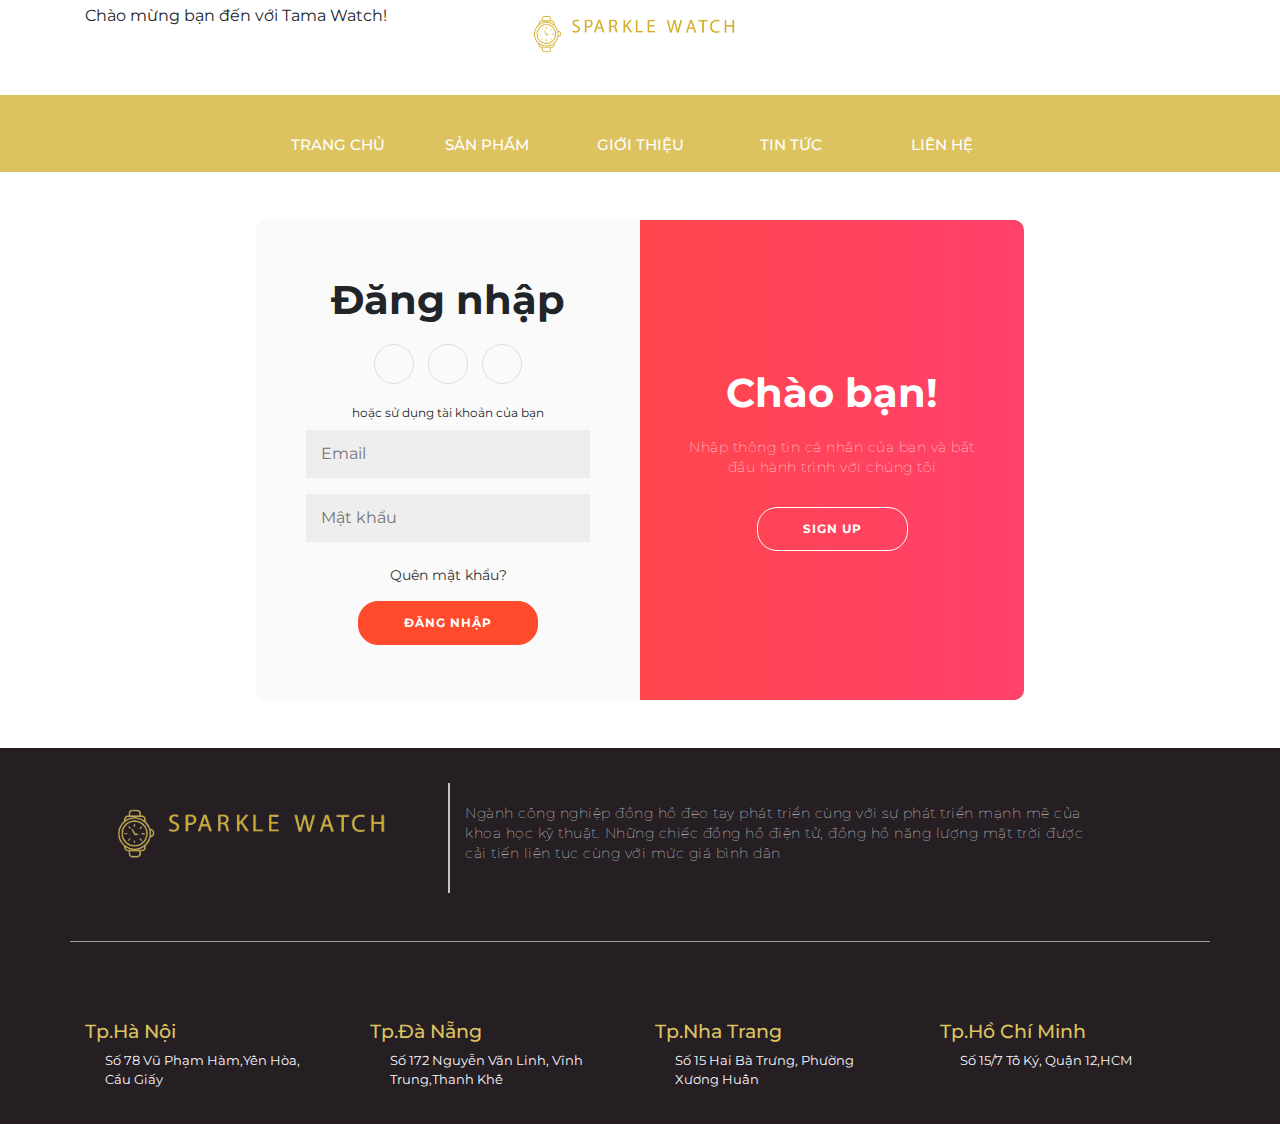
<file: layout-v2/layout/login.html>
<!DOCTYPE html>
<html lang="en">

<head>
  <meta charset="UTF-8">
  <meta name="viewport" content="width=device-width, initial-scale=1.0">

  <!-- reset -->
  <link rel="stylesheet" href="css/reset.css">

  <!-- Bootstrap -->
  <link rel="stylesheet" href="bootstrap_4/css/bootstrap.min.css"
    integrity="sha384-xOolHFLEh07PJGoPkLv1IbcEPTNtaed2xpHsD9ESMhqIYd0nLMwNLD69Npy4HI+N" crossorigin="anonymous">
  <!-- font-awesome -->
  <link rel="stylesheet" href="https://cdnjs.cloudflare.com/ajax/libs/font-awesome/6.4.2/css/all.min.css"
    integrity="sha512-z3gLpd7yknf1YoNbCzqRKc4qyor8gaKU1qmn+CShxbuBusANI9QpRohGBreCFkKxLhei6S9CQXFEbbKuqLg0DA=="
    crossorigin="anonymous" referrerpolicy="no-referrer" />

  <!-- Owl -->
  <link rel="stylesheet" href="https://cdnjs.cloudflare.com/ajax/libs/OwlCarousel2/2.3.4/assets/owl.carousel.min.css"
    integrity="sha512-tS3S5qG0BlhnQROyJXvNjeEM4UpMXHrQfTGmbQ1gKmelCxlSEBUaxhRBj/EFTzpbP4RVSrpEikbmdJobCvhE3g=="
    crossorigin="anonymous" referrerpolicy="no-referrer" />
  <link rel="stylesheet"
    href="https://cdnjs.cloudflare.com/ajax/libs/OwlCarousel2/2.3.4/assets/owl.theme.default.min.css"
    integrity="sha512-sMXtMNL1zRzolHYKEujM2AqCLUR9F2C4/05cdbxjjLSRvMQIciEPCQZo++nk7go3BtSuK9kfa/s+a4f4i5pLkw=="
    crossorigin="anonymous" referrerpolicy="no-referrer" />
  <!-- custom -->
  <link rel="stylesheet" href="css/custom.css">
  <style>
    @import url("https://fonts.googleapis.com/css?family=Montserrat:400,800");

    * {
      box-sizing: border-box;
    }

    body {
     
      /* display: flex; */
      justify-content: center;
      align-items: center;
      flex-direction: column;
      font-family: "Montserrat", sans-serif;
      height: 100vh;
      margin: -20px 0 50px;
    }

    h1 {
      font-weight: bold;
      margin: 0;
    }

    h2 {
      text-align: center;
    }

    p {
      font-size: 14px;
      font-weight: 100;
      line-height: 20px;
      letter-spacing: 0.5px;
      margin: 20px 0 30px;
    }

    span {
      font-size: 12px;
    }

    a {
      color: #333;
      font-size: 14px;
      text-decoration: none;
      margin: 15px 0;
    }

    button {
      border-radius: 20px;
      border: 1px solid #ff4b2b;
      background-color: #ff4b2b;
      color: #ffffff;
      font-size: 12px;
      font-weight: bold;
      padding: 12px 45px;
      letter-spacing: 1px;
      text-transform: uppercase;
      transition: transform 80ms ease-in;
    }

    button:active {
      transform: scale(0.95);
    }

    button:focus {
      outline: none;
    }

    button.ghost {
      background-color: transparent;
      border-color: #ffffff;
    }

    form {
      background-color: #fafafa;
      display: flex;
      align-items: center;
      justify-content: center;
      flex-direction: column;
      padding: 0 50px;
      height: 100%;
      text-align: center;
    }

    input {
      background-color: #eee;
      border: none;
      padding: 12px 15px;
      margin: 8px 0;
      width: 100%;
    }

    .container1 {
      background-color: #fff;
      border-radius: 10px;
      position: relative;
      overflow: hidden;
      width: 768px;
      max-width: 100%;
      min-height: 480px;
    }

    .form-container1 {
      position: absolute;
      top: 0;
      height: 100%;
      transition: all 0.6s ease-in-out;
    }

    .sign-in-container1 {
      left: 0;
      width: 50%;
      z-index: 2;
    }

    .container1.right-panel-active .sign-in-container1 {
      transform: translateX(100%);
    }

    .sign-up-container1 {
      left: 0;
      width: 50%;
      opacity: 0;
      z-index: 1;
    }

    .container1.right-panel-active .sign-up-container1 {
      transform: translateX(100%);
      opacity: 1;
      z-index: 5;
      animation: show 0.6s;
    }

    @keyframes show {

      0%,
      49.99% {
        opacity: 0;
        z-index: 1;
      }

      50%,
      100% {
        opacity: 1;
        z-index: 5;
      }
    }

    .overlay-container1 {
      position: absolute;
      top: 0;
      left: 50%;
      width: 50%;
      height: 100%;
      overflow: hidden;
      transition: transform 0.6s ease-in-out;
      z-index: 100;
    }

    .container1.right-panel-active .overlay-container1 {
      transform: translateX(-100%);
    }

    .overlay {
      background: #ff416c;
      background: -webkit-linear-gradient(to right, #ff4b2b, #ff416c);
      background: linear-gradient(to right, #ff4b2b, #ff416c);
      background-repeat: no-repeat;
      background-size: cover;
      background-position: 0 0;
      color: #ffffff;
      position: relative;
      left: -100%;
      height: 100%;
      width: 200%;
      transform: translateX(0);
      transition: transform 0.6s ease-in-out;
    }

    .container1.right-panel-active .overlay {
      transform: translateX(50%);
    }

    .overlay-panel {
      position: absolute;
      display: flex;
      align-items: center;
      justify-content: center;
      flex-direction: column;
      padding: 0 40px;
      text-align: center;
      top: 0;
      height: 100%;
      width: 50%;
      transform: translateX(0);
      transition: transform 0.6s ease-in-out;
    }

    .overlay-left {
      transform: translateX(-20%);
    }

    .container1.right-panel-active .overlay-left {
      transform: translateX(0);
    }

    .overlay-right {
      right: 0;
      transform: translateX(0);
    }

    .container1.right-panel-active .overlay-right {
      transform: translateX(20%);
    }

    .social-container1 {
      margin: 20px 0;
    }

    .social-container1 a {
      border: 1px solid #dddddd;
      border-radius: 50%;
      display: inline-flex;
      justify-content: center;
      align-items: center;
      margin: 0 5px;
      height: 40px;
      width: 40px;
    }
  </style>
</head>

<body>
  <!-- HEADER -->
  <div class="container">
    <div class="row">
      <!-- Welcome  -->
      <div class="col-md-4 text-left py-4">
        Chào mừng bạn đến với Tama Watch!
      </div>
      <!-- Logo -->
      <div class="col-md-4 py-4 text-center logo">
        <img class="w-75" src="img/logo 1.png" alt="">
      </div>
      <!-- info user -->
      <div class="col-md-4">
        <div class="row h-100 justify-content-end">
          <div class=" info-user">
            <ul class="list-unstyled list-inline text-right h-100 cart-info ">
              <li class="h-100 form-search">
                <div class=" text-right search ">
                  <form action="" class="h-100">
                    <input type="text" class="w-100 shadow-sm rounded-pill border border-secondary" name="search" id=""
                      placeholder="Search...">
                  </form>
                </div>
                <a href="" class="alight-center h-100">
                  <i class="fa-solid fa-magnifying-glass fa-lg"></i>
                </a>
              </li>
              <li class="h-100">
                <a href="login.html" class="alight-center h-100">
                  <i class="fa-solid fa-cart-shopping fa-lg"></i>
                </a>
              </li>
              <!-- <li class="h-100 info">
                                <a href="" class="alight-center h-100">
                                    <i class="fa-solid fa-user"></i>
                                </a>
                                <div class="user border py-2 shadow-sm ">
                                    <div class="login pl-4 ">
                                        <a href="login.html" class="text-dark"> <i class="fa-solid fa-user pr-2"></i>Đăng Nhập</a>
                                    </div>
                                    <hr>
                                    <div class="dangky pl-4 ">
                                        <a href="" class="text-dark"><i class="fa-solid fa-user-plus pr-2"></i>Đăng
                                            Ký</a>
                                    </div> -->
          </div>
          </li>
          </ul>
        </div>
      </div>


    </div>
  </div>
  </div>
  <!-- MENU -->
  <div class="nav mb-5">
    <div class="container">
      <div class="row justify-content-center h-auto">
        <div class="box-menuHeader w-100">
          <ul class="menuHeader list-unstyled list-inline text-center my-0">
            <li class="py-4"><a href="index.html">Trang chủ </a></li>
            <li class="py-4 mainMenu">
              <a href="" class="d-inline-block">Sản phẩm<i class="fa-solid fa-chevron-down fa-2xs"></i></a>
              <ul class="subMenu position-absolute border text-left shadow rounded">
                <li><a href="" class="decoration-none ">Đồng hồ nam</a></li>
                <li><a href="" class="decoration-none ">Đồng hồ nữ</a></li>
                <li><a href="" class="decoration-none ">Sản phẩm giảm giá</a></li>
                <li><a href="" class="decoration-none ">Sản phẩm nổi bật</a></li>
              </ul>
            </li>
            <li class="py-4"><a href="">Giới thiệu</a></li>
            <li class="py-4"><a href="">Tin tức</a></li>
            <li class="py-4"><a href="">Liên hệ</a></li>
          </ul>
        </div>

      </div>
    </div>
  </div>
  <!-- ==================================================================================== -->
  <!-- BODY -->
  <div class="container">
    <div class="row justify-content-center">
      <div class="container1" id="container">
        <div class="form-container1 sign-up-container1">
          <form action="#" id="dangky">
            <h1>Tạo tài khoản</h1>
            <div class="social-container1">
              <a href="#" class="social"><i class="fab fa-facebook-f"></i></a>
              <a href="#" class="social"><i class="fab fa-google-plus-g"></i></a>
              <a href="#" class="social"><i class="fab fa-linkedin-in"></i></a>
            </div>
            <span>hoặc sử dụng email của bạn để đăng ký</span>
            <input type="text" id="tk" placeholder="Tên tài khoản" />
            <input type="email" id="email" placeholder="Email" />
            <input type="password" id="mk" placeholder="Mật khẩu" />
            <button type="submit">Đăng kí</button>
            <div class="errorDk"></div>
          </form>
        </div>
        <div class="form-container1 sign-in-container1">
          <form action="#" id="dangnhap">
            <h1>Đăng nhập</h1>
            <div class="social-container1">
              <a href="#" class="social"><i class="fab fa-facebook-f"></i></a>
              <a href="#" class="social"><i class="fab fa-google-plus-g"></i></a>
              <a href="#" class="social"><i class="fab fa-linkedin-in"></i></a>
            </div>
            <span>hoặc sử dụng tài khoản của bạn</span>
            <input type="email" id="emaildangnhap" placeholder="Email" />
            <input type="password" id="mkdangnhap" placeholder="Mật khẩu" />
            <a href="#">Quên mật khẩu?</a>
            <button>Đăng nhập</button>
            <div class="errorDn"></div>
          </form>
        </div>
        <div class="overlay-container1">
          <div class="overlay">
            <div class="overlay-panel overlay-left">
              <h1>Chào mừng trở lại!</h1>
              <p>
                Để giữ kết nối với chúng tôi, vui lòng đăng nhập bằng thông tin cá nhân của bạn
              </p>
              <button class="ghost" id="signIn">Đăng nhập</button>
            </div>
            <div class="overlay-panel overlay-right">
              <h1>Chào bạn!</h1>
              <p>Nhập thông tin cá nhân của bạn và bắt đầu hành trình với chúng tôi</p>
              <button class="ghost" id="signUp">Sign Up</button>
            </div>
          </div>
        </div>
      </div>
    </div>
  </div>
  
  <script src="js/login.js"></script>
  <!-- ==================================================================================== -->
  <footer class="mt-5">
    <div class="container">
      <div class="row top-footer mb-5">
        <div class="col-md-4 top-left text-center">
          <div class="img-ft">
            <img class="w-100" src="img/logo_1-removebg-preview (1).png" alt="">
          </div>
        </div>
        <div class="col-md-7 top-right">
          <p class="text-light">Ngành công nghiệp đồng hồ đeo tay phát triển cùng với sự phát triển mạnh mẽ của khoa học
            kỹ thuật. Những chiếc đồng hồ điện tử, đồng hồ năng lượng mặt trời được cải tiến liên tục cùng với mức giá
            bình dân</p>
        </div>
      </div>
      <div class="row bt-footer">
        <div class="col-md-3">
          <div class=" header">
            Tp.Hà Nội
          </div>
          <div class="text-light">
            Số 78 Vũ Phạm Hàm,Yên Hòa, Cầu Giấy
          </div>
        </div>
        <div class="col-md-3">
          <div class=" header">
            Tp.Đà Nẵng
          </div>
          <div class="text-light">
            Số 172 Nguyễn Văn Linh, Vĩnh Trung,Thanh Khê
          </div>
        </div>
        <div class="col-md-3">
          <div class=" header">
            Tp.Nha Trang
          </div>
          <div class="text-light">
            Số 15 Hai Bà Trưng, Phường Xương Huân
          </div>
        </div>
        <div class="col-md-3">
          <div class=" header">
            Tp.Hồ Chí Minh
          </div>
          <div class="text-light">
            Số 15/7 Tô Ký, Quận 12,HCM
          </div>
        </div>
      </div>
    </div>
  </footer>
  <!-- Bootstrap -->
  <script src="js/jquery-3.7.1.min.js">
  </script>
  <script src="bootstrap_4/js/bootstrap.bundle.min.js"
    integrity="sha384-Fy6S3B9q64WdZWQUiU+q4/2Lc9npb8tCaSX9FK7E8HnRr0Jz8D6OP9dO5Vg3Q9ct" crossorigin="anonymous">
    </script>
  <!-- Owl -->
  <script src="https://cdnjs.cloudflare.com/ajax/libs/OwlCarousel2/2.3.4/owl.carousel.min.js"
    integrity="sha512-bPs7Ae6pVvhOSiIcyUClR7/q2OAsRiovw4vAkX+zJbw3ShAeeqezq50RIIcIURq7Oa20rW2n2q+fyXBNcU9lrw=="
    crossorigin="anonymous" referrerpolicy="no-referrer">
    </script>
  <script src="js/main.js">
    // console.log(next);
  </script>
</body>

</html>
</file>
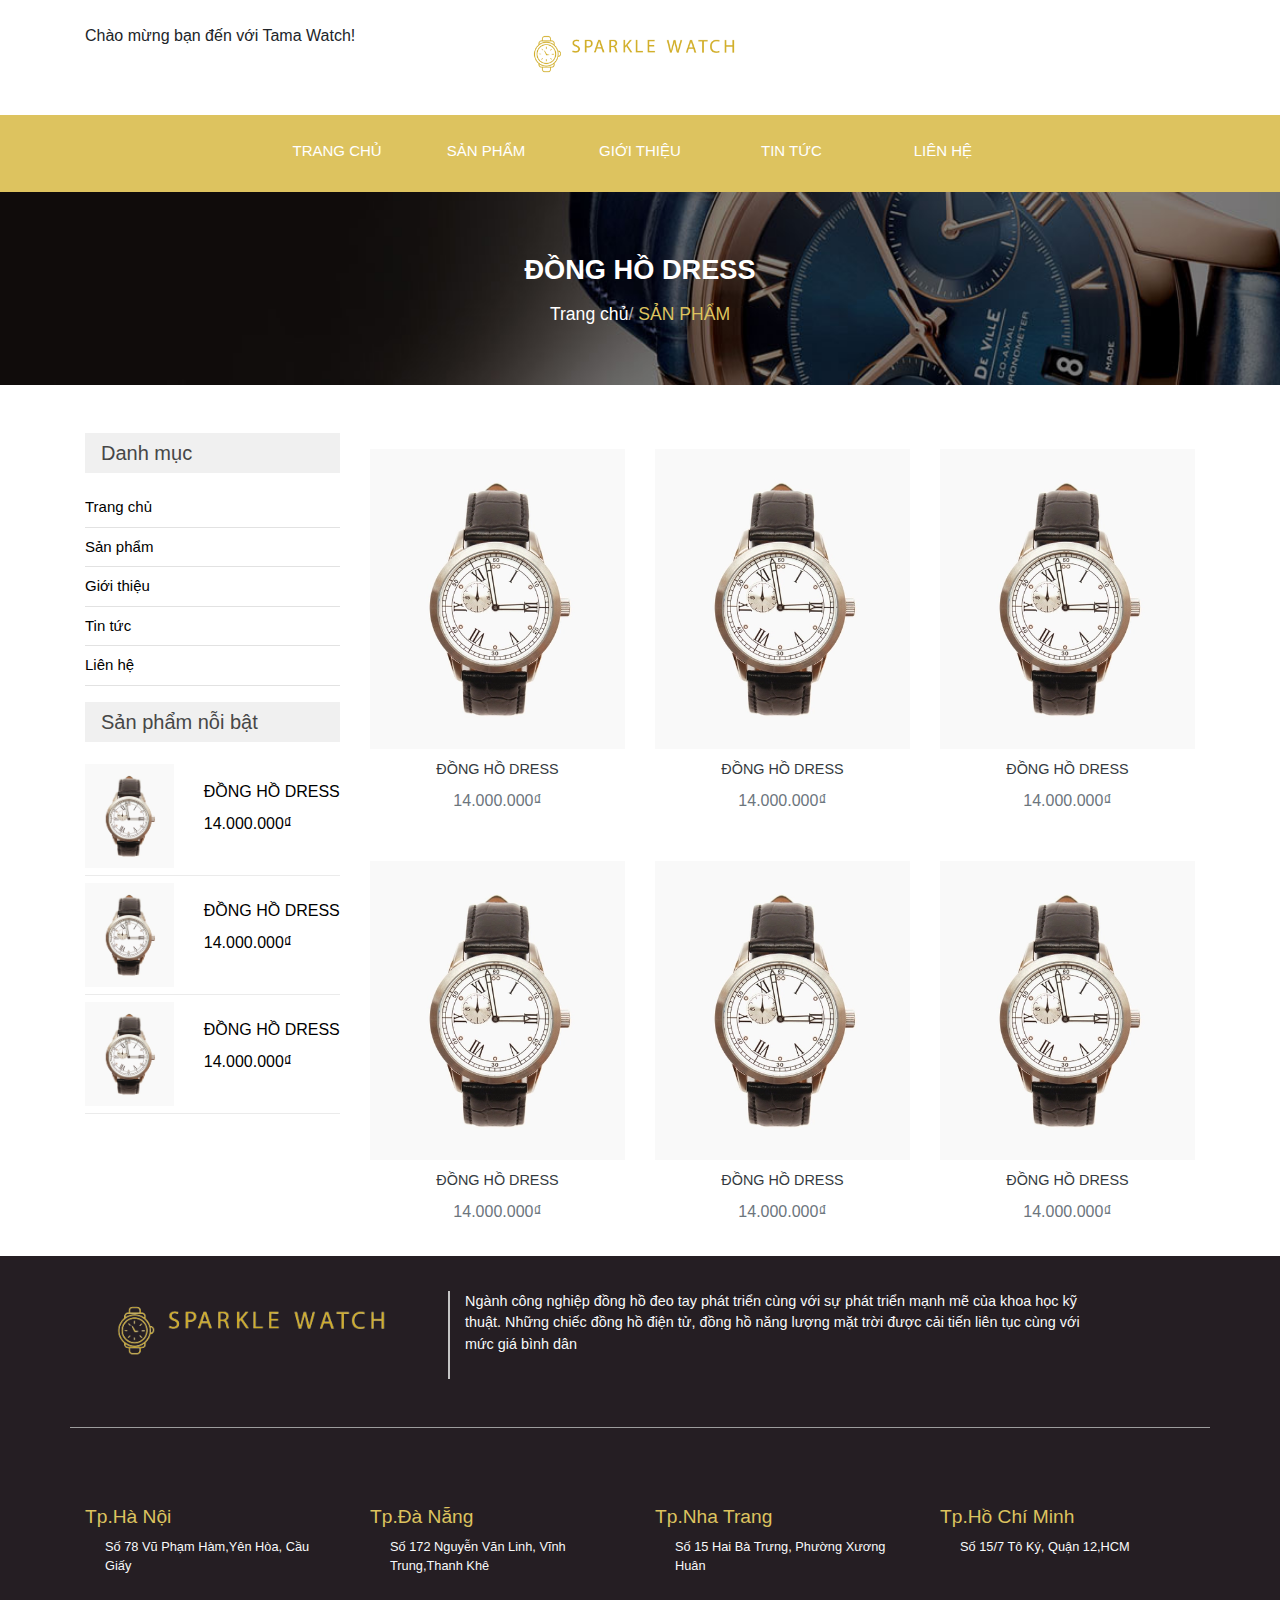
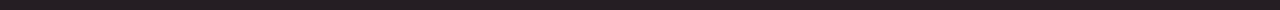
<file: layout-v2/layout/product.html>
<!DOCTYPE html>
<html lang="en">

<head>
    <meta charset="UTF-8">
    <meta name="viewport" content="width=device-width, initial-scale=1.0">

    <!-- reset -->
    <link rel="stylesheet" href="css/reset.css">

    <!-- Bootstrap -->
    <link rel="stylesheet" href="bootstrap_4/css/bootstrap.min.css"
        integrity="sha384-xOolHFLEh07PJGoPkLv1IbcEPTNtaed2xpHsD9ESMhqIYd0nLMwNLD69Npy4HI+N" crossorigin="anonymous">
    <!-- font-awesome -->
    <link rel="stylesheet" href="https://cdnjs.cloudflare.com/ajax/libs/font-awesome/6.4.2/css/all.min.css"
        integrity="sha512-z3gLpd7yknf1YoNbCzqRKc4qyor8gaKU1qmn+CShxbuBusANI9QpRohGBreCFkKxLhei6S9CQXFEbbKuqLg0DA=="
        crossorigin="anonymous" referrerpolicy="no-referrer" />

    <!-- Owl -->
    <link rel="stylesheet" href="https://cdnjs.cloudflare.com/ajax/libs/OwlCarousel2/2.3.4/assets/owl.carousel.min.css"
        integrity="sha512-tS3S5qG0BlhnQROyJXvNjeEM4UpMXHrQfTGmbQ1gKmelCxlSEBUaxhRBj/EFTzpbP4RVSrpEikbmdJobCvhE3g=="
        crossorigin="anonymous" referrerpolicy="no-referrer" />
    <link rel="stylesheet"
        href="https://cdnjs.cloudflare.com/ajax/libs/OwlCarousel2/2.3.4/assets/owl.theme.default.min.css"
        integrity="sha512-sMXtMNL1zRzolHYKEujM2AqCLUR9F2C4/05cdbxjjLSRvMQIciEPCQZo++nk7go3BtSuK9kfa/s+a4f4i5pLkw=="
        crossorigin="anonymous" referrerpolicy="no-referrer" />
    <!-- custom -->
    <link rel="stylesheet" href="css/custom.css">
</head>



<body class="page-product">

    <div class="container">
        <div class="row">
            <!-- Welcome  -->
            <div class="col-md-4 text-left py-4">
                Chào mừng bạn đến với Tama Watch!
            </div>
            <!-- Logo -->
            <div class="col-md-4 py-4 text-center logo">
                <img class="w-75" src="img/logo 1.png" alt="">
            </div>
            <!-- info user -->
            <div class="col-md-4">
                <div class="row h-100 justify-content-end">
                    <div class=" info-user">
                        <ul class="list-unstyled list-inline text-right h-100 cart-info ">
                            <li class="h-100 form-search">
                                <div class=" text-right search ">
                                    <form action="" class="h-100">
                                        <input type="text" class="w-100 shadow-sm rounded-pill border border-secondary"
                                            name="search" id="" placeholder="Search...">
                                    </form>
                                </div>
                                <a href="" class="alight-center h-100">
                                    <i class="fa-solid fa-magnifying-glass fa-lg"></i>
                                </a>
                            </li>
                            <li class="h-100">
                                <a href="" class="alight-center h-100">
                                    <i class="fa-solid fa-cart-shopping fa-lg"></i>
                                </a>
                            </li>
                            <li class="h-100 info">
                                <a href="login.html" class="alight-center h-100">
                                    <i class="fa-solid fa-user"></i>
                                </a>
                                <!-- <div class="user border py-2 shadow-sm ">
                                    <div class="login pl-4 ">
                                        <a href="login.html" class="text-dark"> <i class="fa-solid fa-user pr-2"></i>Đăng Nhập</a>
                                    </div>
                                    <hr>
                                    <div class="dangky pl-4 ">
                                        <a href="" class="text-dark"><i class="fa-solid fa-user-plus pr-2"></i>Đăng
                                            Ký</a>
                                    </div> -->
                                </div>
                            </li>
                        </ul>
                    </div>
                </div>


            </div>
        </div>
    </div>
    <div class="nav">
        <div class="container">
            <div class="row justify-content-center">
                <div class="box-menuHeader w-100">
                    <ul class="menuHeader list-unstyled list-inline text-center my-0">
                        <li class="py-4"><a href="index.html">Trang chủ </a></li>
                        <li class="py-4 mainMenu">
                            <a href="" class="d-inline-block">Sản phẩm<i
                                    class="fa-solid fa-chevron-down fa-2xs"></i></a>
                            <ul class="subMenu position-absolute border text-left shadow rounded">
                                <li><a href="" class="decoration-none ">Đồng hồ nam</a></li>
                                <li><a href="" class="decoration-none ">Đồng hồ nữ</a></li>
                                <li><a href="" class="decoration-none ">Sản phẩm giảm giá</a></li>
                                <li><a href="" class="decoration-none ">Sản phẩm nổi bật</a></li>
                            </ul>
                        </li>
                        <li class="py-4"><a href="">Giới thiệu</a></li>
                        <li class="py-4"><a href="">Tin tức</a></li>
                        <li class="py-4"><a href="">Liên hệ</a></li>
                    </ul>
                </div>

            </div>
        </div>
    </div>
    <div class="slide-show">
        <div class="container">
            <div class="row bread-crumb py-5">
                <div class="col-md-12 title text-center">
                    Đồng hồ dress
                </div>
                <div class="col-md-12 text-center duongdan">
                    <a href="" class="text-decoration-none">Trang chủ</a>/
                    <div class="d-inline-block">Sản phẩm</div>
                </div>
            </div>
        </div>
    </div>
    <div class="container mt-5">
        <div class="row">
            <div class="col-md-3">
                <div class="row left-box">
                    <div class="col-12">
                        
                            <div class="header-menu h5 px-3 py-2">
                                Danh mục
                            </div>
                            <ul class="left-menu list-unstyled">
                                <li class="menu-item py-2"><a href="">Trang chủ</a></li>
                                <li class="menu-item h-sub-menu py-2">
                                    <a href="">Sản phẩm</a>
                                    <span class="d-inline-block down-pg-product">
                                        <i class="fa-solid fa-chevron-down text-secondary"></i>
                                    </span>
                                    <ul class="sub-menu-left">
                                        <li class="menu-item py-2">
                                            <a href="">Đồng hồ nam</a>
                                        </li>
                                        <li class="menu-item py-2">
                                            <a href="">Đồng hồ nữ</a>
                                        </li>
                                        <li class="menu-item py-2">
                                            <a href="">Sản phẩm nỗi bật</a>
                                        </li>
                                        <li class="menu-item py-2">
                                            <a href="">Sản phẩm khuyến mãi</a>
                                        </li>
                                    </ul>
                                </li>
                                <li class="menu-item py-2"><a href="">Giới thiệu</a></li>
                                <li class="menu-item py-2"><a href="">Tin tức</a></li>
                                <li class="menu-item py-2"><a href="">Liên hệ</a></li>
                            </ul>
                        
                    </div>
                    <div class="col-12">
                        <div class="header-menu h5 px-3 py-2">
                            Sản phẩm nỗi bật
                        </div>
                        <ul class="list-pro-highlight list-unstyled">
                            <li class="list-item">
                                <a href="" class="d-block ">
                                    <div class="row">
                                        <div class="col-5">
                                            <img src="img/product/pro-1.webp" class="w-100" alt="">
                                        </div>
                                        <div class="col-7 boc py-2">
                                            <div class="name-pro py-2">
                                                ĐỒNG HỒ DRESS
                                            </div>
                                            <div class="price">
                                                14.000.000₫
                                            </div>
                                        </div>
                                        
                                    </div>
                                </a>
                            </li>
                            <li class="list-item">
                                <a href="" class="d-block ">
                                    <div class="row">
                                        <div class="col-5">
                                            <img src="img/product/pro-1.webp" class="w-100" alt="">
                                        </div>
                                        <div class="col-7 boc py-2">
                                            <div class="name-pro py-2">
                                                ĐỒNG HỒ DRESS
                                            </div>
                                            <div class="price">
                                                14.000.000₫
                                            </div>
                                        </div>
                                        
                                    </div>
                                </a>
                            </li>
                            <li class="list-item">
                                <a href="" class="d-block ">
                                    <div class="row">
                                        <div class="col-5">
                                            <img src="img/product/pro-1.webp" class="w-100" alt="">
                                        </div>
                                        <div class="col-7 boc py-2">
                                            <div class="name-pro py-2">
                                                ĐỒNG HỒ DRESS
                                            </div>
                                            <div class="price">
                                                14.000.000₫
                                            </div>
                                        </div>
                                        
                                    </div>
                                </a>
                            </li>
                            
                        </ul>
                    </div>
                </div>
            </div>
            <div class="col-9">
                <div class="row list-product">
                    <div class="col-4 my-3">
                        <div class="box-product">
                            <div class="product-thumbnail">
                                <a href=""><img class="w-100" src="img/product/pro-1.webp" alt=""></a>
                            </div>
                            <div class="info-product">
                                <div class="product-name d-block text-center py-2">
                                    <a href="" class=""> Đồng hồ dress</a>
                                </div>
                                <div class="product-price d-block">
                                    <div class="special-price text-center text-secondary pb-3">
                                        14.000.000₫
                                    </div>
                                </div>
                                <div class="view-cart text-center">
                                    <a href="" class="d-inline-block">
                                        <div class="view border rounded-circle">
                                            <i class="fa-solid fa-eye"></i>
                                        </div>
                                    </a>
                                    <a href="" class="d-inline-block">
                                        <div class="cart border rounded-circle">
                                            <i class="fa-solid fa-cart-shopping"></i>
                                        </div>
                                    </a>
                                </div>
                            </div>
                        </div>
                    </div>
                    <div class="col-4 my-3">
                        <div class="box-product">
                            <div class="product-thumbnail">
                                <a href=""><img class="w-100" src="img/product/pro-1.webp" alt=""></a>
                            </div>
                            <div class="info-product">
                                <div class="product-name d-block text-center py-2">
                                    <a href="" class=""> Đồng hồ dress</a>
                                </div>
                                <div class="product-price d-block">
                                    <div class="special-price text-center text-secondary pb-3">
                                        14.000.000₫
                                    </div>
                                </div>
                                <div class="view-cart text-center">
                                    <a href="" class="d-inline-block">
                                        <div class="view border rounded-circle">
                                            <i class="fa-solid fa-eye"></i>
                                        </div>
                                    </a>
                                    <a href="" class="d-inline-block">
                                        <div class="cart border rounded-circle">
                                            <i class="fa-solid fa-cart-shopping"></i>
                                        </div>
                                    </a>
                                </div>
                            </div>
                        </div>
                    </div>
                    <div class="col-4 my-3">
                        <div class="box-product">
                            <div class="product-thumbnail">
                                <a href=""><img class="w-100" src="img/product/pro-1.webp" alt=""></a>
                            </div>
                            <div class="info-product">
                                <div class="product-name d-block text-center py-2">
                                    <a href="" class=""> Đồng hồ dress</a>
                                </div>
                                <div class="product-price d-block">
                                    <div class="special-price text-center text-secondary pb-3">
                                        14.000.000₫
                                    </div>
                                </div>
                                <div class="view-cart text-center">
                                    <a href="" class="d-inline-block">
                                        <div class="view border rounded-circle">
                                            <i class="fa-solid fa-eye"></i>
                                        </div>
                                    </a>
                                    <a href="" class="d-inline-block">
                                        <div class="cart border rounded-circle">
                                            <i class="fa-solid fa-cart-shopping"></i>
                                        </div>
                                    </a>
                                </div>
                            </div>
                        </div>
                    </div>
                    <div class="col-4 my-3">
                        <div class="box-product">
                            <div class="product-thumbnail">
                                <a href=""><img class="w-100" src="img/product/pro-1.webp" alt=""></a>
                            </div>
                            <div class="info-product">
                                <div class="product-name d-block text-center py-2">
                                    <a href="" class=""> Đồng hồ dress</a>
                                </div>
                                <div class="product-price d-block">
                                    <div class="special-price text-center text-secondary pb-3">
                                        14.000.000₫
                                    </div>
                                </div>
                                <div class="view-cart text-center">
                                    <a href="" class="d-inline-block">
                                        <div class="view border rounded-circle">
                                            <i class="fa-solid fa-eye"></i>
                                        </div>
                                    </a>
                                    <a href="" class="d-inline-block">
                                        <div class="cart border rounded-circle">
                                            <i class="fa-solid fa-cart-shopping"></i>
                                        </div>
                                    </a>
                                </div>
                            </div>
                        </div>
                    </div>
                    <div class="col-4 my-3">
                        <div class="box-product">
                            <div class="product-thumbnail">
                                <a href=""><img class="w-100" src="img/product/pro-1.webp" alt=""></a>
                            </div>
                            <div class="info-product">
                                <div class="product-name d-block text-center py-2">
                                    <a href="" class=""> Đồng hồ dress</a>
                                </div>
                                <div class="product-price d-block">
                                    <div class="special-price text-center text-secondary pb-3">
                                        14.000.000₫
                                    </div>
                                </div>
                                <div class="view-cart text-center">
                                    <a href="" class="d-inline-block">
                                        <div class="view border rounded-circle">
                                            <i class="fa-solid fa-eye"></i>
                                        </div>
                                    </a>
                                    <a href="" class="d-inline-block">
                                        <div class="cart border rounded-circle">
                                            <i class="fa-solid fa-cart-shopping"></i>
                                        </div>
                                    </a>
                                </div>
                            </div>
                        </div>
                    </div>
                    <div class="col-4 my-3">
                        <div class="box-product">
                            <div class="product-thumbnail">
                                <a href=""><img class="w-100" src="img/product/pro-1.webp" alt=""></a>
                            </div>
                            <div class="info-product">
                                <div class="product-name d-block text-center py-2">
                                    <a href="" class=""> Đồng hồ dress</a>
                                </div>
                                <div class="product-price d-block">
                                    <div class="special-price text-center text-secondary pb-3">
                                        14.000.000₫
                                    </div>
                                </div>
                                <div class="view-cart text-center">
                                    <a href="" class="d-inline-block">
                                        <div class="view border rounded-circle">
                                            <i class="fa-solid fa-eye"></i>
                                        </div>
                                    </a>
                                    <a href="" class="d-inline-block">
                                        <div class="cart border rounded-circle">
                                            <i class="fa-solid fa-cart-shopping"></i>
                                        </div>
                                    </a>
                                </div>
                            </div>
                        </div>
                    </div>
                    
                </div>
            </div>
        </div>
    </div>
    <footer>
        <div class="container">
            <div class="row top-footer mb-5">
                <div class="col-md-4 top-left text-center">
                    <div class="img-ft">
                        <img class="w-100" src="img/logo_1-removebg-preview (1).png" alt="">
                    </div>
                </div>
                <div class="col-md-7 top-right">
                    <p class="text-light">Ngành công nghiệp đồng hồ đeo tay phát triển cùng với sự phát triển mạnh mẽ của khoa học kỹ thuật. Những chiếc đồng hồ điện tử, đồng hồ năng lượng mặt trời được cải tiến liên tục cùng với mức giá bình dân</p>
                </div> 
            </div>
            <div class="row bt-footer">
                <div class="col-md-3">
                    <div class=" header">
                        Tp.Hà Nội
                    </div>
                    <div class="text-light">
                        Số 78 Vũ Phạm Hàm,Yên Hòa, Cầu Giấy
                    </div>
                </div>
                <div class="col-md-3">
                    <div class=" header">
                        Tp.Đà Nẵng
                    </div>
                    <div class="text-light">
                        Số 172 Nguyễn Văn Linh, Vĩnh Trung,Thanh Khê
                    </div>
                </div>
                <div class="col-md-3">
                    <div class=" header">
                        Tp.Nha Trang
                    </div>
                    <div class="text-light">
                        Số 15 Hai Bà Trưng, Phường Xương Huân
                    </div>
                </div>
                <div class="col-md-3">
                    <div class=" header">
                        Tp.Hồ Chí Minh
                    </div>
                    <div class="text-light">
                        Số 15/7 Tô Ký, Quận 12,HCM
                    </div>
                </div> 
            </div>
        </div>      
    </footer>
    
    












    <!-- Bootstrap -->
    <script src="js/jquery-3.7.1.min.js"></script>
    <script src="bootstrap_4/js/bootstrap.bundle.min.js"
        integrity="sha384-Fy6S3B9q64WdZWQUiU+q4/2Lc9npb8tCaSX9FK7E8HnRr0Jz8D6OP9dO5Vg3Q9ct"
        crossorigin="anonymous"></script>

    <!-- Owl -->
    <script src="https://cdnjs.cloudflare.com/ajax/libs/OwlCarousel2/2.3.4/owl.carousel.min.js"
        integrity="sha512-bPs7Ae6pVvhOSiIcyUClR7/q2OAsRiovw4vAkX+zJbw3ShAeeqezq50RIIcIURq7Oa20rW2n2q+fyXBNcU9lrw=="
        crossorigin="anonymous" referrerpolicy="no-referrer"></script>

    <script src="js/main.js">

        // console.log(next);
    </script>
</body>

</html>
</file>
<file: layout-v2/layout/css/custom.css>
* {
  padding: 0;
  margin: 0;
}

.info-user .cart-info {
  display: flex;
  justify-content: space-evenly;
}

.info-user .cart-info li {
  box-sizing: border-box;
  height: 100%;
  margin: 0;
  display: flex;
  align-items: center;
  padding: 0 15px;
  position: relative;
}

.info-user .cart-info li a {
  display: flex;
  align-items: center;
  text-decoration: none;
}

.info-user .cart-info li a i {
  font-size: 20px;
  font-weight: 600;
  color: #333;
}

.info-user .cart-info li .user {
  display: none;
  background-color: #fff;
  position: absolute;
  z-index: 999;
  width: 150px;
  right: 0;
  top: 100%;
}

.info-user .cart-info li .user hr {
  margin: 10px 0;
}

.info-user .cart-info li .search {
  display: block;
  position: absolute;
  width: 250px;
  left: -250px;
  opacity: 0;
  top: -70px;
  transition: all 0.5s ease-in-out;
}

.info-user .cart-info li .search form {
  display: flex;
  align-items: center;
}

.info-user .cart-info li .search form input {
  outline: none;
  border: none;
  padding: 7px 10px;
}

.info-user .cart-info li .search form input::placeholder {
  color: #848383;
}

.info-user .cart-info li .search form input:focus {
  color: #848383;
}

.info-user .cart-info li.form-search:hover .search {
  top: 35px;
  opacity: 0.7;
  visibility: visible;
}

.nav {
  background-color: #DDC35F;
}

.nav>.container .box-menuHeader {
  height: 77.5px;
}

.nav>.container .box-menuHeader ul {
  height: 100%;
  width: 100%;
}

.nav>.container .box-menuHeader ul li {
  width: 147px;
  display: inline-block;
  position: relative;
}

.nav>.container .box-menuHeader ul li a {
  text-transform: uppercase;
  display: block;
  text-decoration: none;
  color: white;
  font-weight: 500;
  font-size: 15px;
  font-weight: 500;
  transition: all 0.2s ease-in-out;
}

.nav>.container .box-menuHeader ul li a i {
  color: #ffffff;
  padding-left: 5px;
  transition: all 0.2s ease-in-out;
}

.nav>.container .box-menuHeader ul li a:hover {
  color: #333;
}

.nav>.container .box-menuHeader ul li .subMenu {
  display: none;
  height: auto;
  background-color: #fff;
  z-index: 999;
  width: 180px;
  top: 100%;
  left: 15%;
}

.nav>.container .box-menuHeader ul li .subMenu li {
  width: 100%;
  padding: 7px 10px;
  border-bottom: 1px solid #e4e4e4;
}

.nav>.container .box-menuHeader ul li .subMenu li a {
  font-size: 14px;
  font-weight: 400;
  color: #000000;
}

.nav>.container .box-menuHeader ul li .subMenu li a:hover {
  color: #DDC35F;
}

.nav>.container .box-menuHeader ul li .subMenu li:last-child {
  border: none;
}

.nav>.container .box-menuHeader ul li.mainMenu a:hover i {
  color: #333;
}

.owl-nav {
  height: 0;
}

.owl-theme .owl-dots .owl-dot.active span,
.owl-theme .owl-dots .owl-dot:hover span {
  background: #DDC35F;
  width: 20px;
}

.owl-theme .owl-dots .owl-dot span {
  width: 10px;
  height: 10px;
  margin: 5px 7px;
  background: #c6c6c6;
  display: block;
  -webkit-backface-visibility: visible;
  transition: all .2s ease;
  border-radius: 30px;
}

.banner .img {
  position: relative;
}

.banner .content {
  width: 290px;
  height: auto;
  position: absolute;
  left: 50%;
  top: 50%;
  transform: translate(-50%, -50%);
}

.banner .content a {
  background-color: #DDC35F;
  outline: none;
  border-radius: none;
  color: white;
  text-transform: uppercase;
}

.banner .content a:focus {
  background-color: none;
}

.banner .content .name {
  font-size: 1.1rem;
  color: white;
  padding-bottom: 10px;
  text-transform: uppercase;
  font-weight: 500;
}

.style-product div {
  display: inline-block;
  color: #333;
  cursor: pointer;
}

.style-product div:hover {
  color: #DDC35F;
}

.style-product div:first-child {
  color: #DDC35F;
}

.box-title .title a {
  font-size: 1.5rem;
  font-weight: 700;
  text-transform: uppercase;
  color: #DDC35F;
  text-decoration: none;
}

.box-title hr {
  margin: 10px 0;
}

.popular-product,
.discount-product {
  display: none;
}

.list-product .box-product {
  position: relative;
}

.list-product .box-product .info-product .product-name a {
  color: #343a40;
  text-transform: uppercase;
  font-size: 0.9rem;
}

.list-product .box-product .info-product .product-name a:hover {
  color: #DDC35F;
  text-decoration: none;
}

.list-product .box-product .info-product .view-cart {
  display: none;
  position: absolute;
  width: 100%;
  top: 40%;
  left: 50%;
  transform: translate(-50%, -50%);
  background-color: #ffffff;
  opacity: 0.8;
  transition: all 1s ease-in-out;
}

.list-product .box-product .info-product .view-cart a {
  text-decoration: none;
  color: #000;
}

.list-product .box-product .info-product .view-cart a .view,
.list-product .box-product .info-product .view-cart a .cart {
  display: flex;
  align-items: center;
  justify-content: center;
  width: 45px;
  height: 45px;
}

.list-product .box-product .info-product .view-cart a .view i,
.list-product .box-product .info-product .view-cart a .cart i {
  font-size: 25px;
  color: #848383;
}

.list-product .box-product:hover .view-cart {
  display: block;
}

.xemthem {
  padding: 9px 27px;
  align-items: center;
  background-color: #DDC35F;
}

.xemthem a {
  text-decoration: none;
  text-transform: uppercase;
  color: white;
  font-size: 0.8rem;
  font-weight: 500;
}

.box-size {
  background: #f5f5f5;
  padding-top: 5rem;
}

.box-size .size .title-size a {
  font-size: 1.5rem;
  font-weight: 700;
  text-transform: uppercase;
  color: #DDC35F;
  text-decoration: none;
}

.box-size .content-size .number-size {
  display: flex;
  flex-direction: column;
  justify-content: center;
}

.producer .content {
  font-size: 0.9rem;
}

.producer .text {
  font-weight: 500;
  font-size: 0.9rem;
}

.producer .owl-theme .owl-dots .owl-dot span {
  width: 10px;
  height: 10px;
  margin: 5px 7px;
  background: #ababab;
  display: block;
  -webkit-backface-visibility: visible;
  transition: all .2s ease;
  border-radius: 30px;
}

.producer .owl-theme .owl-dots .owl-dot.active span,
.producer .owl-theme .owl-dots .owl-dot:hover span {
  background: #212121;
}

.news .title-news a {
  text-decoration: none;
  font-size: 1.5rem;
  font-weight: 700;
  color: #DDC35F;
  text-transform: uppercase;
}

.news .news-item .news-img {
  position: relative;
}

.news .news-item .news-img .name-title {
  display: none;
  width: 85%;
  background-color: rgba(255, 255, 255, 0.8);
  position: absolute;
  top: 50%;
  left: 50%;
  transform: translate(-50%, -50%);
  padding: 5px 7px;
}

.news .news-item .news-img .name-title .date {
  color: #DDC35F;
  font-size: 0.8rem;
  font-weight: 500;
  padding: 5px 0;
}

.news .news-item .news-img .name-title .name {
  color: #3d3d3d;
  font-size: 1rem;
  font-weight: inherit;
  text-transform: uppercase;
}

.news .news-item .news-img:hover .name-title {
  display: block;
}

.news .owl-theme .owl-dots,
.news .owl-theme .owl-nav {
  display: none;
}

.brand .owl-theme .owl-dots,
.brand .owl-theme .owl-nav {
  display: none;
}

footer {
  background: #251e23;
  padding: 35px;
}

footer .top-left {
  border-right: 2px solid #c4c4c4;
  display: flex;
  justify-content: center;
  align-items: center;
}

footer .top-left .img-ft {
  height: fit-content;
}

footer .top-right {
  font-size: 0.9rem;
}

footer hr {
  margin-top: 30px;
  background: #848484;
}

footer .bt-footer {
  padding-top: 75px;
  border-top: 0.8px solid #9d9d9d;
}

footer .bt-footer .header {
  font-size: 1.2rem;
  font-weight: 500;
  color: #DDC35F;
  padding-bottom: 5px;
}

footer .bt-footer .text-light {
  font-size: 0.8rem;
  padding: 0 20px;
}

.trangChiTiet .slide-show {
  background-size: cover;
  background-repeat: no-repeat;
  background-image: url(../img/ing-header-chitiet/breadcrum_bg1.jpg);
}

.trangChiTiet .slide-show .bread-crumb .title {
  font-size: 1.7rem;
  text-transform: uppercase;
  font-weight: 600;
  color: #fff;
  padding: 10px 0;
}

.trangChiTiet .slide-show .bread-crumb .duongdan {
  font-size: 1.1rem;
  color: #ababab;
}

.trangChiTiet .slide-show .bread-crumb .duongdan a {
  color: white;
}

.trangChiTiet .slide-show .bread-crumb .duongdan a:hover {
  color: #DDC35F;
}

.trangChiTiet .slide-show .bread-crumb .duongdan div {
  color: #DDC35F;
  text-transform: uppercase;
  padding-bottom: 10px;
}

.info-chitet-product {
  padding-left: 50px 0px;
}

.info-chitet-product .header-product {
  font-size: 1.7rem;
  font-weight: 600;
  color: #000;
}

.info-chitet-product .price {
  font-size: 2rem;
  font-weight: 700;
  color: #DDC35F;
  margin: 10px 0;
}

.info-chitet-product .status {
  font-size: 1.1rem;
  color: #848383;
  font-weight: 500;
}

.info-chitet-product .status span {
  font-size: 1rem;
  font-weight: 400;
  display: inline-block;
  color: white;
  background-color: #DDC35F;
  padding: 2px 5px;
  margin-left: 10px;
}

.info-chitet-product .mota {
  color: #898989;
  font-size: 15px;
  margin: 10px 0;
}

.info-chitet-product .size {
  margin-top: 30px;
}

.info-chitet-product .size .name {
  display: inline-block;
  color: #848383;
  font-weight: 500;
  margin: 10px 0;
  margin-bottom: 30px;
}

.info-chitet-product .size .size-data {
  visibility: hidden;
}

.info-chitet-product .size .color .color-name {
  display: inline-block;
  color: #848383;
  font-weight: 500;
  margin: 10px 0;
  margin-bottom: 30px;
}

.info-chitet-product .size .color .color-data {
  visibility: hidden;
}

.info-chitet-product .size .color label {
  position: relative;
  background-color: #848383;
  padding: 3px 0;
}

.info-chitet-product .size .color label i {
  color: transparent;
}

.info-chitet-product .size .color label .note {
  position: absolute;
  background-color: gray;
  color: white;
  padding: 3px 20px;
  top: -35px;
  left: 50%;
  transform: translate(-50%);
  display: none;
  transition: all 0.2s ease-in-out;
}

.info-chitet-product .size .color label:hover .note {
  display: block;
}

.info-chitet-product .size .soluong {
  display: flex;
  height: 100%;
  align-items: center;
}

.info-chitet-product .size .soluong .name-sl {
  color: #848383;
  font-weight: 500;
  padding-right: 5px;
}

.info-chitet-product .size .soluong .math {
  margin: 0 10px;
}

.info-chitet-product .size .soluong input {
  outline: none;
  padding: 5px 0;
  text-align: center;
}

.info-chitet-product .size .soluong input[type=number]::-webkit-inner-spin-button,
.info-chitet-product .size .soluong input[type=number]::-webkit-outer-spin-button {
  margin: 0;
  -webkit-appearance: none;
}

.info-chitet-product .size button {
  background: #DDC35F;
  color: white;
  padding: 2px 16px;
}

.product-tab p {
  color: #848383;
  font-size: 0.9rem;
}

.product-tab .tabs-title .info-detail {
  display: inline-block;
  padding: 7px 12px;
  margin-right: 20px;
  margin-bottom: 2px;
  cursor: pointer;
}

.product-tab .tabs-title .info-detail:hover {
  color: #DDC35F;
}

.product-tab .tabs-title #choosed {
  background-color: #DDC35F;
  color: white;
  cursor: pointer;
}

.product-tab .infomation-detail table td {
  font-size: 0.9rem;
}

.product-tab .box-comment {
  display: none;
}

.product-tab .box-comment .btn-comment {
  background-color: #DDC35F;
  color: white;
}

.page-product .slide-show {
  background-size: cover;
  background-repeat: no-repeat;
  background-image: url(../img/ing-header-chitiet/breadcrum_bg1.jpg);
}

.page-product .slide-show .bread-crumb .title {
  font-size: 1.7rem;
  text-transform: uppercase;
  font-weight: 600;
  color: #fff;
  padding: 10px 0;
}

.page-product .slide-show .bread-crumb .duongdan {
  font-size: 1.1rem;
  color: #ababab;
}

.page-product .slide-show .bread-crumb .duongdan a {
  color: white;
}

.page-product .slide-show .bread-crumb .duongdan a:hover {
  color: #DDC35F;
}

.page-product .slide-show .bread-crumb .duongdan div {
  color: #DDC35F;
  text-transform: uppercase;
  padding-bottom: 10px;
}

.page-product .left-box .header-menu {
  background-color: #f0f0f0;
  color: #474747;
  margin-bottom: 15px;
}

.page-product .left-box .left-menu .menu-item {
  border-bottom: 1px solid #e2e2e2;
  display: block;
  justify-content: space-between;
  font-size: 15px;
}

.page-product .left-box .left-menu .menu-item span {
  float: right;
}

.page-product .left-box .left-menu .menu-item a {
  color: black;
  text-decoration: none;
  display: inline-block;
}

.page-product .left-box .left-menu .menu-item a:hover {
  color: #DDC35F;
}

.page-product .left-box .left-menu .menu-item .sub-menu-left {
  margin-top: 15px;
  padding: 0;
  display: none;
}

.page-product .left-box .left-menu .menu-item .sub-menu-left li {
  padding: 0 10px;
}

.page-product .left-box .left-menu .menu-item .sub-menu-left li:last-child {
  border: none;
}

.page-product .left-box .list-pro-highlight .list-item {
  border-bottom: 1px solid #ebebeb;
  padding: 7px 0;
}

.page-product .left-box .list-pro-highlight .list-item a {
  color: #000;
}

.page-product .left-box .list-pro-highlight .list-item a:hover {
  text-decoration: none;
}

.page-product .left-box .list-pro-highlight .list-item a:hover .name-pro {
  color: #DDC35F;
}

.cart .header {
  font-size: 25px;
  margin-bottom: 20px;
}

.cart .header .number {
  font-size: 12px;
  padding: 10px 0;
}

.cart .item {
  align-items: center;
}

.cart .right .list-pay>div {
  padding: 0 17px;
}

.cart .right .list-pay>div .list {
  align-items: center;
}

.cart .right .list-pay>div .list .name {
  font-size: 14px;
}

.cart .right .list-pay>div .summary ul {
  margin-top: 10px;
}

.cart .right .list-pay>div .summary ul li {
  font-size: 14px;
}

.cart .right .list-pay>div button {
  height: 70xp;
}

.infoClient .info-Client .Client {
  margin: 30px 0px;
  font-size: 17px;
  padding-left: 20px;
}

#dangky #mk {
  position: relative;
}

#dangky .eye {
  font-size: 20px;
  position: absolute;
  right: 22px;
  top: 73%;
  cursor: pointer;
}

.dangnhap #mkdangnhap {
  position: relative;
}

.dangnhap .eyes {
  position: absolute;
  font-size: 19px;
  top: 55%;
  right: 20px;
  cursor: pointer;
}

.infoClient .row .list_func a {
  padding: 15px;
  text-transform: uppercase;
  font-weight: 500;
  font-size: 15px;
}

.infoClient .row .list_func a:hover {
  color: #DDC35F;
}

/*# sourceMappingURL=custom.css.map */
</file>
